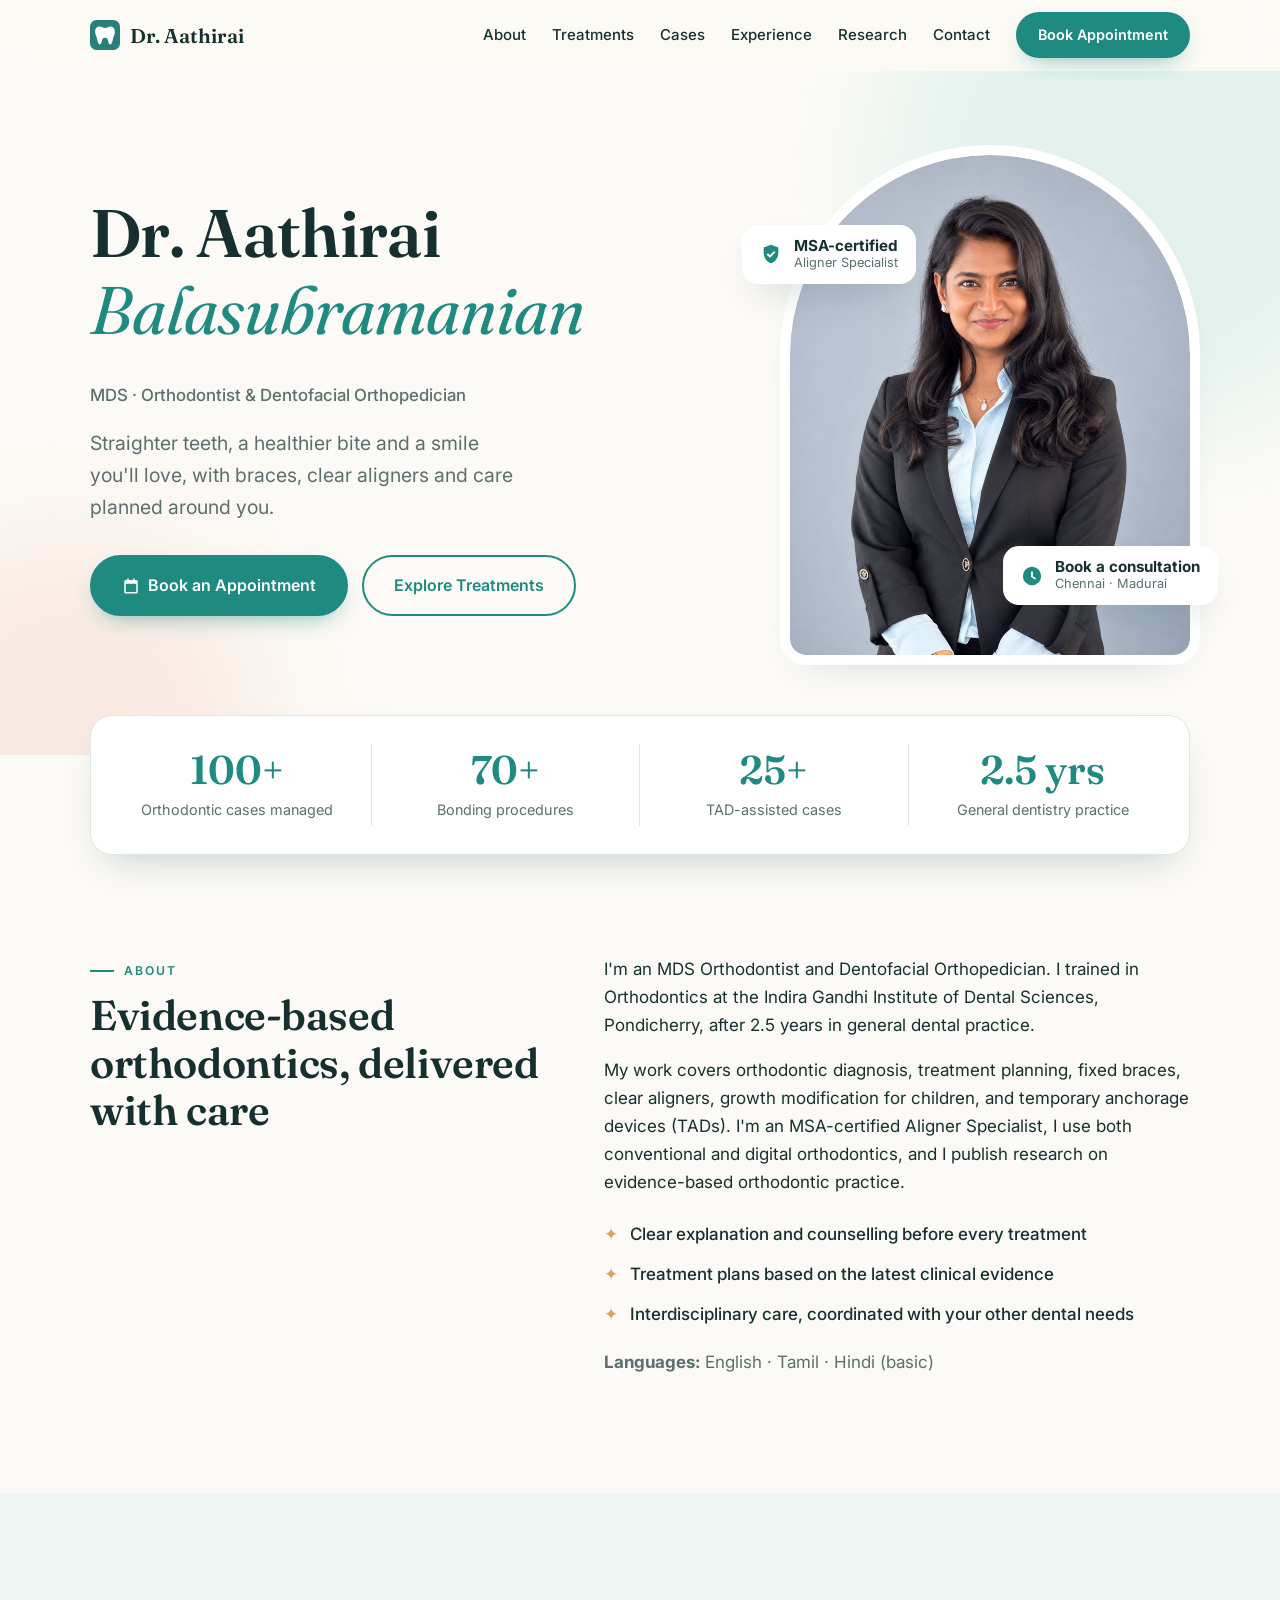
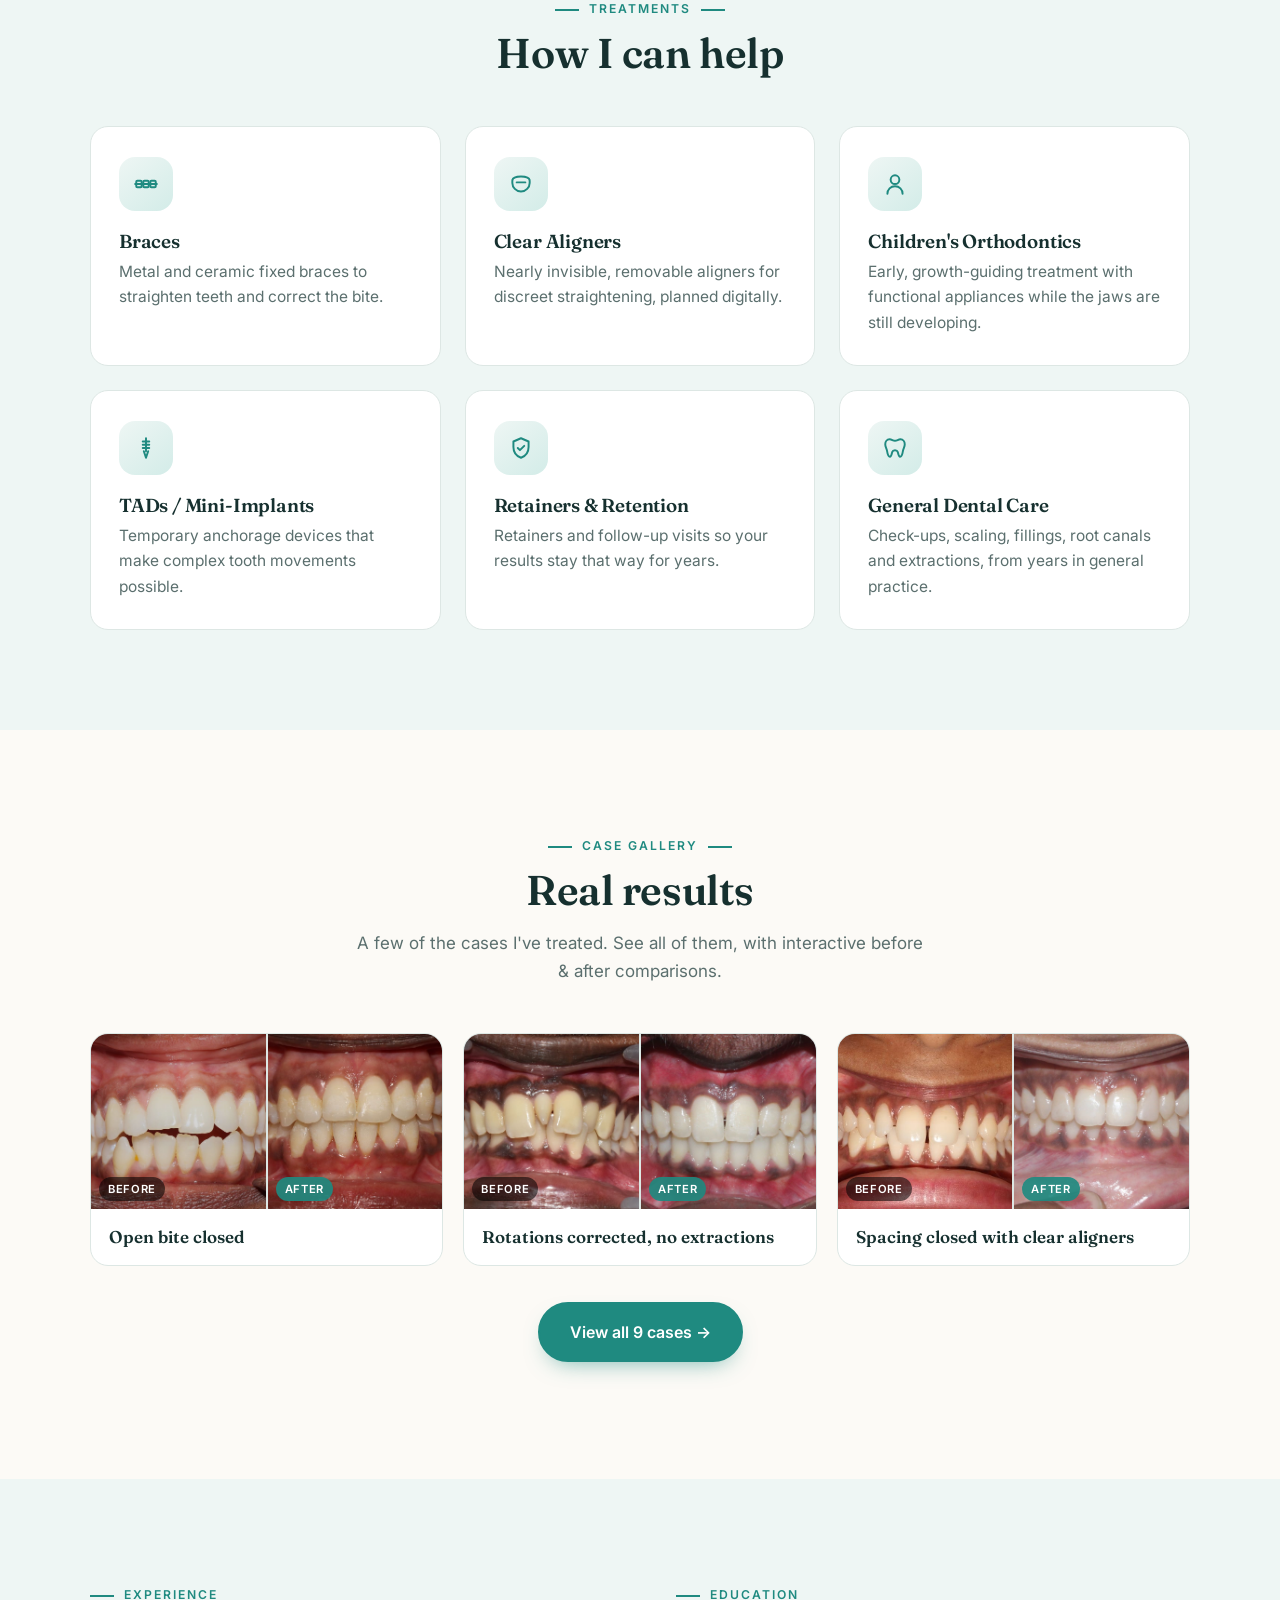
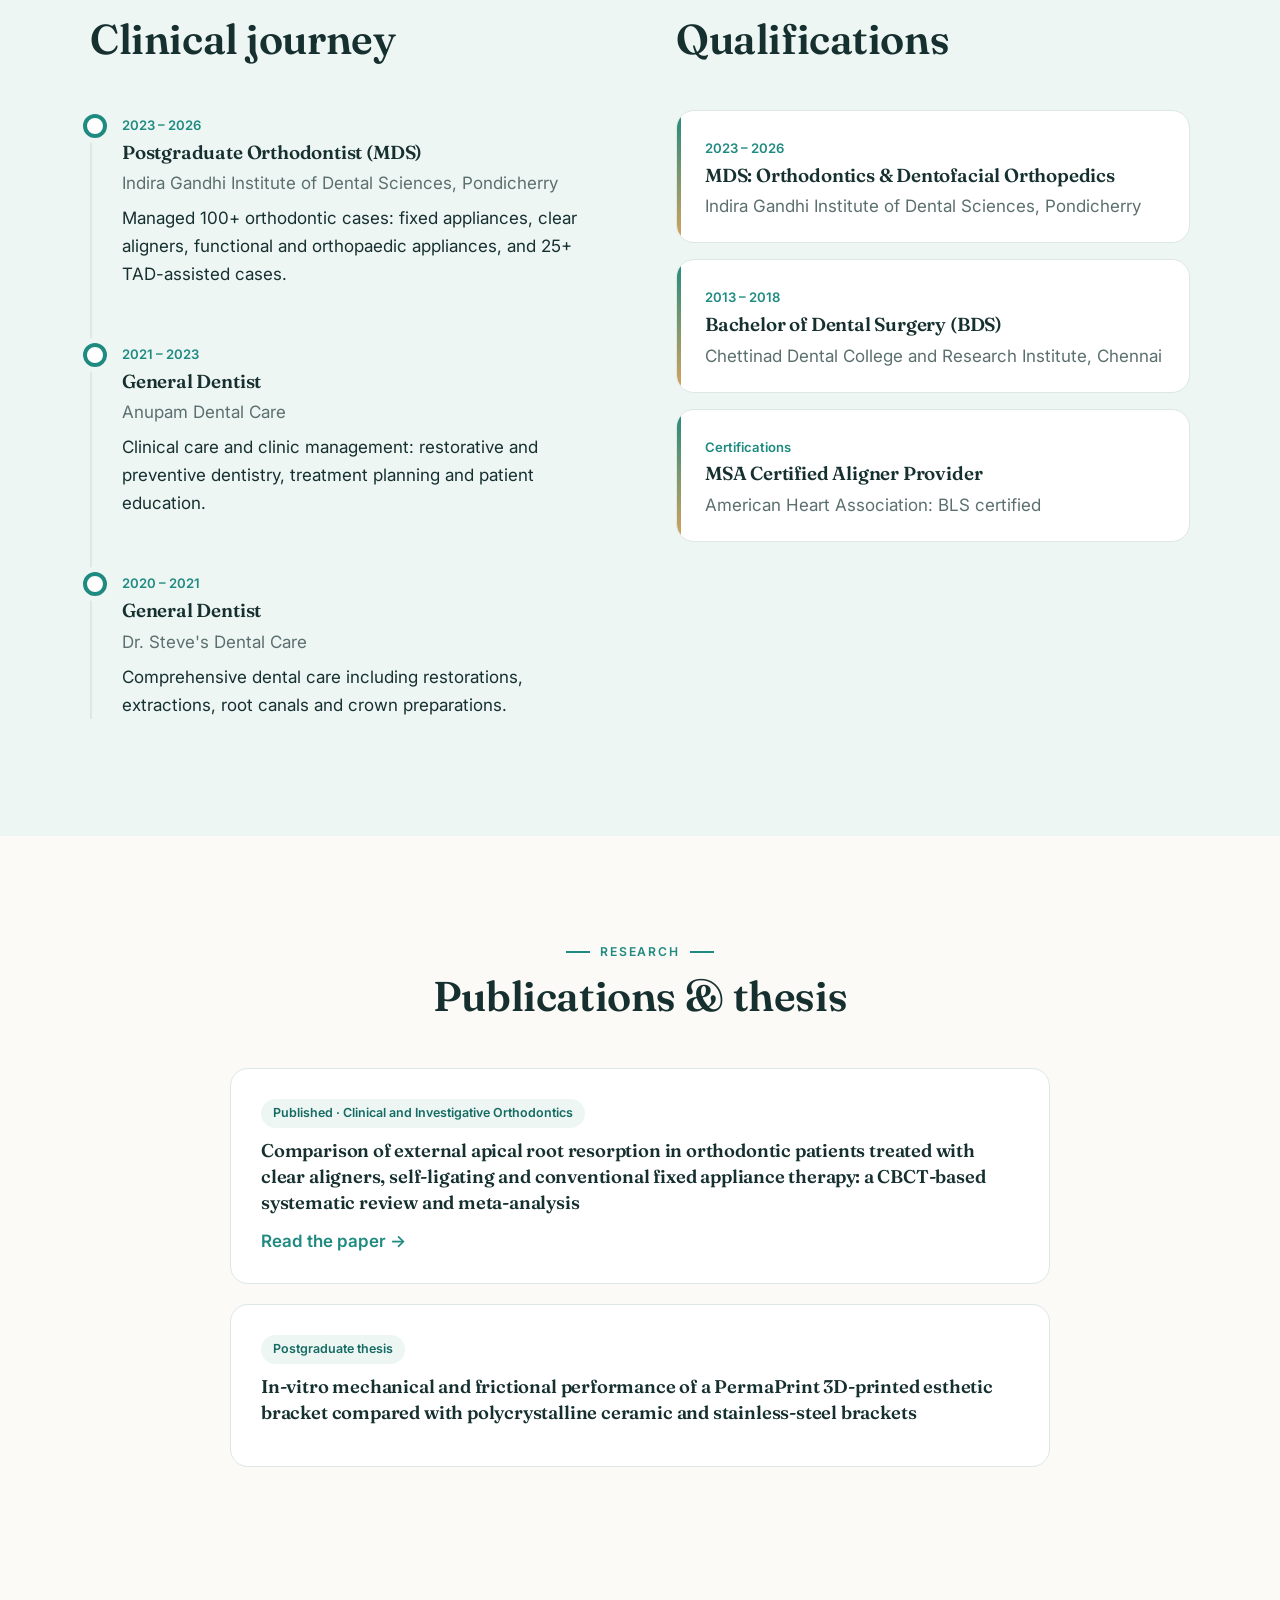
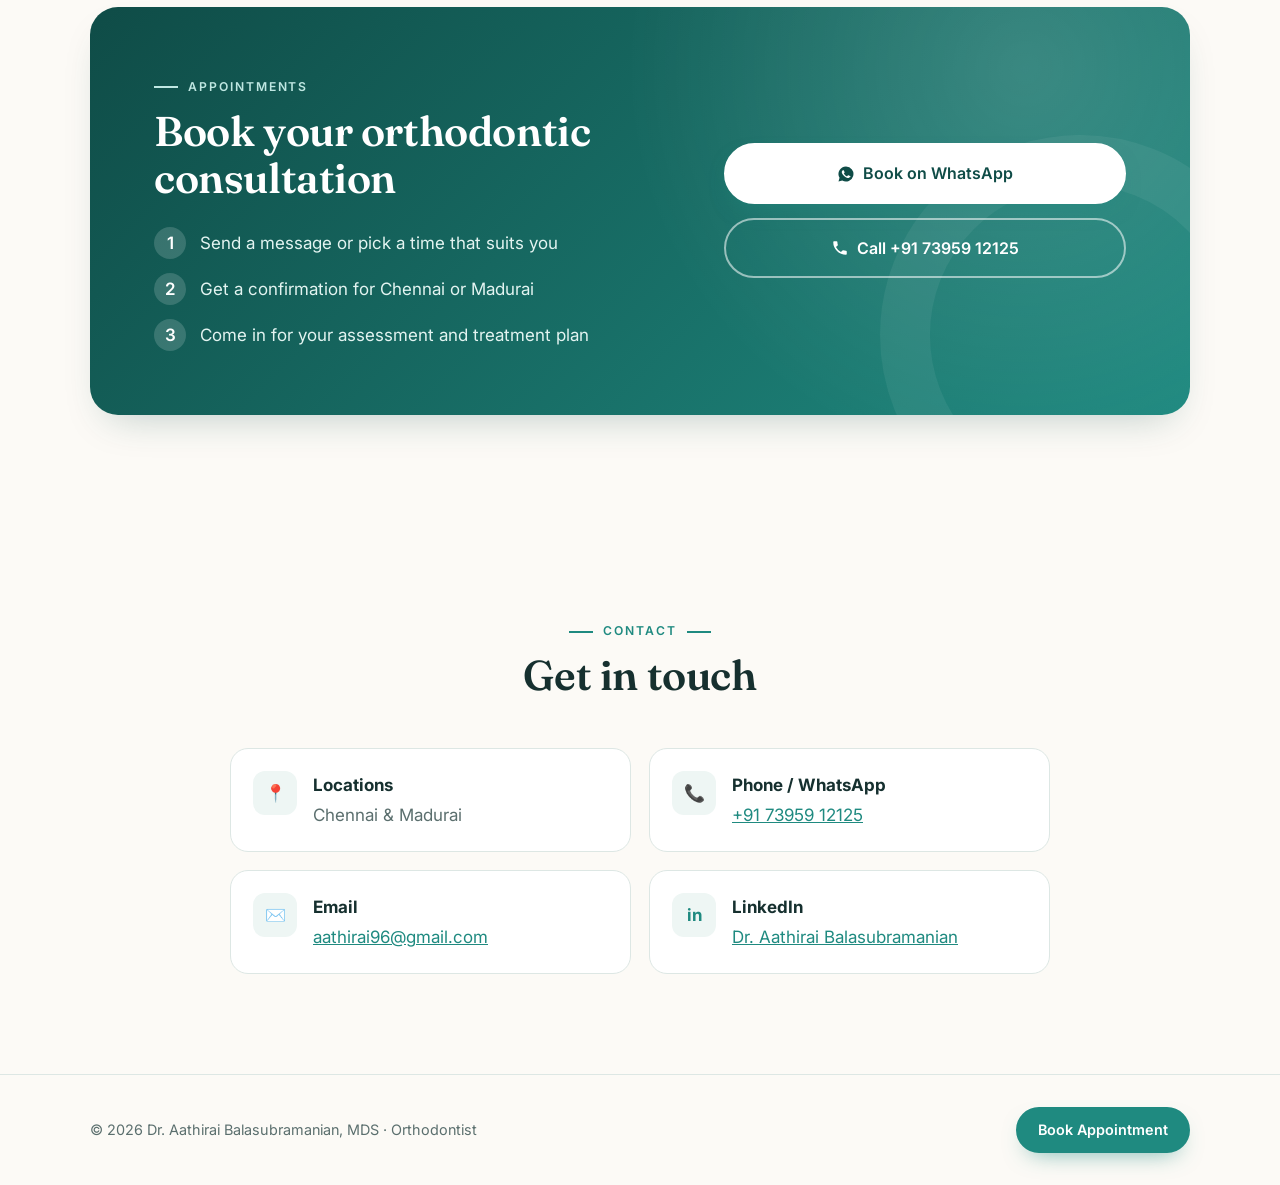
<file: index.html>
<!DOCTYPE html>
<html lang="en">
<head>
  <meta charset="UTF-8">
  <meta name="viewport" content="width=device-width, initial-scale=1.0">
  <title>Dr. Aathirai Balasubramanian | Orthodontist in Chennai &amp; Madurai</title>
  <meta name="description" content="Dr. Aathirai Balasubramanian, MDS: Orthodontist and Dentofacial Orthopedician in Chennai and Madurai. Braces, clear aligners, children's orthodontics and TADs. Book an appointment.">
  <link rel="canonical" href="https://aathiraib.com/">

  <meta property="og:type" content="profile">
  <meta property="og:title" content="Dr. Aathirai Balasubramanian | Orthodontist">
  <meta property="og:description" content="MDS Orthodontist &amp; Dentofacial Orthopedician in Chennai and Madurai. Braces, clear aligners and children's orthodontics.">
  <meta property="og:url" content="https://aathiraib.com/">
  <meta property="og:image" content="https://aathiraib.com/assets/aathirai.jpg">

  <link rel="icon" href="assets/favicon.svg" type="image/svg+xml">
  <link rel="preconnect" href="https://fonts.googleapis.com">
  <link rel="preconnect" href="https://fonts.gstatic.com" crossorigin>
  <link href="https://fonts.googleapis.com/css2?family=Fraunces:ital,opsz,wght@0,9..144,400;0,9..144,600;1,9..144,400&family=Inter:wght@400;500;600&display=swap" rel="stylesheet">
  <link rel="stylesheet" href="css/style.css">
</head>
<body>

  <header class="site-header">
    <div class="container nav">
      <a href="#top" class="brand"><img src="assets/favicon.svg" alt="" width="30" height="30"> Dr. Aathirai</a>
      <button class="nav-toggle" aria-label="Open menu" aria-expanded="false">
        <span></span><span></span><span></span>
      </button>
      <nav class="nav-links">
        <a href="#about">About</a>
        <a href="#treatments">Treatments</a>
        <a href="cases.html">Cases</a>
        <a href="#experience">Experience</a>
        <a href="#research">Research</a>
        <a href="#contact">Contact</a>
        <a href="#book" class="btn btn-small">Book Appointment</a>
      </nav>
    </div>
  </header>

  <main id="top">

    <!-- HERO -->
    <section class="hero">
      <div class="blob blob-1" aria-hidden="true"></div>
      <div class="blob blob-2" aria-hidden="true"></div>
      <div class="container hero-grid">
        <div class="hero-text reveal">
          <h1>Dr. Aathirai <em>Balasubramanian</em></h1>
          <p class="credentials">MDS · Orthodontist &amp; Dentofacial Orthopedician</p>
          <p class="lead">Straighter teeth, a healthier bite and a smile you'll love, with braces, clear aligners and care planned around you.</p>
          <div class="hero-actions">
            <a href="#book" class="btn btn-lg">
              <svg viewBox="0 0 24 24" width="18" height="18" aria-hidden="true"><path fill="currentColor" d="M7 2v2H5a2 2 0 0 0-2 2v14a2 2 0 0 0 2 2h14a2 2 0 0 0 2-2V6a2 2 0 0 0-2-2h-2V2h-2v2H9V2H7zM5 9h14v11H5V9z"/></svg>
              Book an Appointment
            </a>
            <a href="#treatments" class="btn btn-ghost btn-lg">Explore Treatments</a>
          </div>
        </div>
        <div class="hero-photo reveal">
          <div class="photo-frame">
            <img src="assets/aathirai.jpg" alt="Dr. Aathirai Balasubramanian, Orthodontist" width="761" height="1014">
          </div>
          <div class="float-badge badge-top">
            <svg viewBox="0 0 24 24" width="22" height="22" aria-hidden="true"><path fill="currentColor" d="M12 2 4 5v6c0 5 3.4 9.7 8 11 4.6-1.3 8-6 8-11V5l-8-3zm-1.2 14.2-3.5-3.5 1.4-1.4 2.1 2.1 4.6-4.6 1.4 1.4-6 6z"/></svg>
            <div><strong>MSA-certified</strong><span>Aligner Specialist</span></div>
          </div>
          <a href="#book" class="float-badge badge-bottom">
            <svg viewBox="0 0 24 24" width="22" height="22" aria-hidden="true"><path fill="currentColor" d="M12 2a10 10 0 1 0 0 20 10 10 0 0 0 0-20zm1 10.4 3.5 2-1 1.8L11 13V7h2v5.4z"/></svg>
            <div><strong>Book a consultation</strong><span>Chennai · Madurai</span></div>
          </a>
        </div>
      </div>
    </section>

    <!-- STATS -->
    <section class="stats">
      <div class="container stats-grid reveal">
        <div class="stat"><strong>100+</strong><span>Orthodontic cases managed</span></div>
        <div class="stat"><strong>70+</strong><span>Bonding procedures</span></div>
        <div class="stat"><strong>25+</strong><span>TAD-assisted cases</span></div>
        <div class="stat"><strong>2.5 yrs</strong><span>General dentistry practice</span></div>
      </div>
    </section>

    <!-- ABOUT -->
    <section id="about" class="section">
      <div class="container about-grid">
        <div class="reveal">
          <p class="section-label">About</p>
          <h2>Evidence-based orthodontics, delivered with care</h2>
        </div>
        <div class="reveal">
          <p>I'm an MDS Orthodontist and Dentofacial Orthopedician. I trained in Orthodontics at the Indira Gandhi Institute of Dental Sciences, Pondicherry, after 2.5 years in general dental practice.</p>
          <p>My work covers orthodontic diagnosis, treatment planning, fixed braces, clear aligners, growth modification for children, and temporary anchorage devices (TADs). I'm an MSA-certified Aligner Specialist, I use both conventional and digital orthodontics, and I publish research on evidence-based orthodontic practice.</p>
          <ul class="values">
            <li><span>✦</span> Clear explanation and counselling before every treatment</li>
            <li><span>✦</span> Treatment plans based on the latest clinical evidence</li>
            <li><span>✦</span> Interdisciplinary care, coordinated with your other dental needs</li>
          </ul>
          <p class="langs"><strong>Languages:</strong> English · Tamil · Hindi (basic)</p>
        </div>
      </div>
    </section>

    <!-- TREATMENTS -->
    <section id="treatments" class="section section-tint">
      <div class="container">
        <div class="section-head reveal">
          <p class="section-label">Treatments</p>
          <h2>How I can help</h2>
        </div>
        <div class="service-grid">
          <article class="service reveal">
            <div class="icon"><svg viewBox="0 0 24 24"><rect x="3" y="9" width="5" height="6" rx="1"/><rect x="9.5" y="9" width="5" height="6" rx="1"/><rect x="16" y="9" width="5" height="6" rx="1"/><path d="M2 12h20"/></svg></div>
            <h3>Braces</h3>
            <p>Metal and ceramic fixed braces to straighten teeth and correct the bite.</p>
          </article>
          <article class="service reveal">
            <div class="icon"><svg viewBox="0 0 24 24"><path d="M4 9c0-2 2-4 8-4s8 2 8 4v2c0 4-3.5 8-8 8s-8-4-8-8z"/><path d="M8 10.5h8"/></svg></div>
            <h3>Clear Aligners</h3>
            <p>Nearly invisible, removable aligners for discreet straightening, planned digitally.</p>
          </article>
          <article class="service reveal">
            <div class="icon"><svg viewBox="0 0 24 24"><circle cx="12" cy="8" r="4"/><path d="M5 21c0-4 3-7 7-7s7 3 7 7"/></svg></div>
            <h3>Children's Orthodontics</h3>
            <p>Early, growth-guiding treatment with functional appliances while the jaws are still developing.</p>
          </article>
          <article class="service reveal">
            <div class="icon"><svg viewBox="0 0 24 24"><path d="M12 3v12M9 6h6M9 9h6M9 12h6M10 15l2 6 2-6"/></svg></div>
            <h3>TADs / Mini-Implants</h3>
            <p>Temporary anchorage devices that make complex tooth movements possible.</p>
          </article>
          <article class="service reveal">
            <div class="icon"><svg viewBox="0 0 24 24"><path d="M12 3l7 3v5c0 5-3 8.5-7 10-4-1.5-7-5-7-10V6z"/><path d="M9 12l2 2 4-4"/></svg></div>
            <h3>Retainers &amp; Retention</h3>
            <p>Retainers and follow-up visits so your results stay that way for years.</p>
          </article>
          <article class="service reveal">
            <div class="icon"><svg viewBox="0 0 24 24"><path d="M7 4c-2.5 0-4 2-4 4.5 0 2.5 1.3 3.8 1.7 6.3C5.2 18 6 20 7.3 20s1.7-2.5 2.1-4.2c.4-1.3 1.3-1.8 2.6-1.8s2.2.5 2.6 1.8c.4 1.7.8 4.2 2.1 4.2s2.1-2 2.6-5.2c.4-2.5 1.7-3.8 1.7-6.3C21 6 19.5 4 17 4c-2.1 0-3 1.3-5 1.3S9.1 4 7 4z"/></svg></div>
            <h3>General Dental Care</h3>
            <p>Check-ups, scaling, fillings, root canals and extractions, from years in general practice.</p>
          </article>
        </div>
      </div>
    </section>

    <!-- CASES TEASER -->
    <section id="cases" class="section">
      <div class="container">
        <div class="section-head reveal">
          <p class="section-label">Case Gallery</p>
          <h2>Real results</h2>
          <p class="section-sub">A few of the cases I've treated. See all of them, with interactive before &amp; after comparisons.</p>
        </div>
        <div class="teaser-grid">
          <figure class="teaser reveal">
            <div class="teaser-pair"><div><img src="assets/cases/p8-front-before.jpg" alt="Open bite, before" loading="lazy"><span>Before</span></div><div><img src="assets/cases/p8-front-after.jpg" alt="Open bite, after" loading="lazy"><span>After</span></div></div>
            <figcaption>Open bite closed</figcaption>
          </figure>
          <figure class="teaser reveal">
            <div class="teaser-pair"><div><img src="assets/cases/p7-front-before.jpg" alt="Rotated teeth, before" loading="lazy"><span>Before</span></div><div><img src="assets/cases/p7-front-after.jpg" alt="Rotated teeth, after" loading="lazy"><span>After</span></div></div>
            <figcaption>Rotations corrected, no extractions</figcaption>
          </figure>
          <figure class="teaser reveal">
            <div class="teaser-pair"><div><img src="assets/cases/p9-front-before.jpg" alt="Spacing, before" loading="lazy"><span>Before</span></div><div><img src="assets/cases/p9-front-after.jpg" alt="Spacing, after aligners" loading="lazy"><span>After</span></div></div>
            <figcaption>Spacing closed with clear aligners</figcaption>
          </figure>
        </div>
        <p class="center-btn reveal"><a href="cases.html" class="btn btn-lg">View all 9 cases →</a></p>
      </div>
    </section>

    <!-- EXPERIENCE + EDUCATION -->
    <section id="experience" class="section section-tint">
      <div class="container two-col">
        <div class="reveal">
          <p class="section-label">Experience</p>
          <h2>Clinical journey</h2>
          <ol class="timeline">
            <li>
              <span class="when">2023 – 2026</span>
              <h3>Postgraduate Orthodontist (MDS)</h3>
              <p class="where">Indira Gandhi Institute of Dental Sciences, Pondicherry</p>
              <p>Managed 100+ orthodontic cases: fixed appliances, clear aligners, functional and orthopaedic appliances, and 25+ TAD-assisted cases.</p>
            </li>
            <li>
              <span class="when">2021 – 2023</span>
              <h3>General Dentist</h3>
              <p class="where">Anupam Dental Care</p>
              <p>Clinical care and clinic management: restorative and preventive dentistry, treatment planning and patient education.</p>
            </li>
            <li>
              <span class="when">2020 – 2021</span>
              <h3>General Dentist</h3>
              <p class="where">Dr. Steve's Dental Care</p>
              <p>Comprehensive dental care including restorations, extractions, root canals and crown preparations.</p>
            </li>
          </ol>
        </div>
        <div id="education" class="reveal">
          <p class="section-label">Education</p>
          <h2>Qualifications</h2>
          <div class="cards">
            <article class="card">
              <span class="when">2023 – 2026</span>
              <h3>MDS: Orthodontics &amp; Dentofacial Orthopedics</h3>
              <p>Indira Gandhi Institute of Dental Sciences, Pondicherry</p>
            </article>
            <article class="card">
              <span class="when">2013 – 2018</span>
              <h3>Bachelor of Dental Surgery (BDS)</h3>
              <p>Chettinad Dental College and Research Institute, Chennai</p>
            </article>
            <article class="card">
              <span class="when">Certifications</span>
              <h3>MSA Certified Aligner Provider</h3>
              <p>American Heart Association: BLS certified</p>
            </article>
          </div>
        </div>
      </div>
    </section>

    <!-- RESEARCH -->
    <section id="research" class="section">
      <div class="container narrow">
        <div class="section-head reveal">
          <p class="section-label">Research</p>
          <h2>Publications &amp; thesis</h2>
        </div>
        <div class="research-list">
          <article class="research reveal">
            <span class="tag">Published · Clinical and Investigative Orthodontics</span>
            <h3>Comparison of external apical root resorption in orthodontic patients treated with clear aligners, self-ligating and conventional fixed appliance therapy: a CBCT-based systematic review and meta-analysis</h3>
            <a href="https://doi.org/10.1080/27705781.2026.2651557" target="_blank" rel="noopener">Read the paper →</a>
          </article>
          <article class="research reveal">
            <span class="tag">Postgraduate thesis</span>
            <h3>In-vitro mechanical and frictional performance of a PermaPrint 3D-printed esthetic bracket compared with polycrystalline ceramic and stainless-steel brackets</h3>
          </article>
        </div>
      </div>
    </section>

    <!-- BOOK -->
    <section id="book" class="section book">
      <div class="container">
        <div class="book-panel reveal">
          <div class="book-text">
            <p class="section-label light">Appointments</p>
            <h2>Book your orthodontic consultation</h2>
            <ol class="steps">
              <li><span>1</span> Send a message or pick a time that suits you</li>
              <li><span>2</span> Get a confirmation for Chennai or Madurai</li>
              <li><span>3</span> Come in for your assessment and treatment plan</li>
            </ol>
          </div>
          <div class="book-actions">
            <a href="#" class="btn btn-light btn-lg js-book" target="_blank" rel="noopener" hidden>
              <svg viewBox="0 0 24 24" width="18" height="18" aria-hidden="true"><path fill="currentColor" d="M7 2v2H5a2 2 0 0 0-2 2v14a2 2 0 0 0 2 2h14a2 2 0 0 0 2-2V6a2 2 0 0 0-2-2h-2V2h-2v2H9V2H7zM5 9h14v11H5V9z"/></svg>
              Schedule Online
            </a>
            <a href="#" class="btn btn-light btn-lg js-whatsapp" target="_blank" rel="noopener">
              <svg viewBox="0 0 24 24" width="18" height="18" aria-hidden="true"><path fill="currentColor" d="M12 2a10 10 0 0 0-8.6 15.1L2 22l5-1.3A10 10 0 1 0 12 2zm5.3 14.1c-.2.6-1.3 1.2-1.8 1.2-.5.1-1 .1-3.3-.8-2.8-1.1-4.5-4-4.7-4.2-.1-.2-1.1-1.5-1.1-2.8s.7-2 1-2.3c.2-.3.5-.3.7-.3h.5c.2 0 .4 0 .6.5l.9 2.1c.1.2.1.3 0 .5l-.3.5-.4.4c-.1.1-.3.3-.1.6.2.3.7 1.2 1.6 2 1.1 1 2 1.3 2.3 1.4.3.1.5.1.6-.1l.9-1c.2-.3.4-.2.6-.1l2 1c.3.1.5.2.5.3.1.1.1.6-.1 1.2z"/></svg>
              Book on WhatsApp
            </a>
            <a href="tel:+917395912125" class="btn btn-outline-light btn-lg">
              <svg viewBox="0 0 24 24" width="18" height="18" aria-hidden="true"><path fill="currentColor" d="M6.6 10.8a15.1 15.1 0 0 0 6.6 6.6l2.2-2.2c.3-.3.7-.4 1-.2 1.1.4 2.3.6 3.6.6.6 0 1 .4 1 1V20c0 .6-.4 1-1 1A17 17 0 0 1 3 4c0-.6.4-1 1-1h3.5c.6 0 1 .4 1 1 0 1.3.2 2.5.6 3.6.1.3 0 .7-.2 1z"/></svg>
              Call +91 73959 12125
            </a>
          </div>
        </div>
      </div>
    </section>

    <!-- CONTACT -->
    <section id="contact" class="section">
      <div class="container narrow">
        <div class="section-head reveal">
          <p class="section-label">Contact</p>
          <h2>Get in touch</h2>
        </div>
        <div class="contact-grid reveal">
          <div class="contact-item"><span class="ci-icon">📍</span><div><strong>Locations</strong><p>Chennai &amp; Madurai</p></div></div>
          <div class="contact-item"><span class="ci-icon">📞</span><div><strong>Phone / WhatsApp</strong><p><a href="tel:+917395912125">+91 73959 12125</a></p></div></div>
          <div class="contact-item"><span class="ci-icon">✉️</span><div><strong>Email</strong><p><a href="mailto:aathirai96@gmail.com">aathirai96@gmail.com</a></p></div></div>
          <div class="contact-item"><span class="ci-icon">in</span><div><strong>LinkedIn</strong><p><a href="https://www.linkedin.com/in/dr-aathirai-balasubramanian-b415ab1bb/" target="_blank" rel="noopener">Dr. Aathirai Balasubramanian</a></p></div></div>
        </div>
      </div>
    </section>

  </main>

  <footer class="site-footer">
    <div class="container footer-inner">
      <p>&copy; <span id="year"></span> Dr. Aathirai Balasubramanian, MDS · Orthodontist</p>
      <a href="#book" class="btn btn-small">Book Appointment</a>
    </div>
  </footer>

  <!-- Floating mobile booking button -->
  <a href="#book" class="fab" aria-label="Book an appointment">Book</a>

  <script>
    /* ====== SETTINGS ====== */
    const BOOKING_URL     = "";              // TODO: paste Calendly link here, e.g. "https://calendly.com/aathirai/consultation"
    const WHATSAPP_NUMBER = "917395912125";  // digits only, with country code
    /* ====================== */

    const msg = encodeURIComponent("Hi Dr. Aathirai, I'd like to book an orthodontic consultation.");
    document.querySelectorAll('.js-whatsapp').forEach(a => {
      if (WHATSAPP_NUMBER) a.href = `https://wa.me/${WHATSAPP_NUMBER}?text=${msg}`; else a.hidden = true;
    });
    document.querySelectorAll('.js-book').forEach(a => {
      if (BOOKING_URL) {
        a.href = BOOKING_URL; a.hidden = false;
        document.querySelectorAll('.js-whatsapp').forEach(w => w.classList.replace('btn-light', 'btn-outline-light'));
      }
    });

    document.getElementById('year').textContent = new Date().getFullYear();

    const toggle = document.querySelector('.nav-toggle');
    const links = document.querySelector('.nav-links');
    toggle.addEventListener('click', () => {
      const open = links.classList.toggle('open');
      toggle.setAttribute('aria-expanded', open);
    });
    links.querySelectorAll('a').forEach(a => a.addEventListener('click', () => {
      links.classList.remove('open');
      toggle.setAttribute('aria-expanded', false);
    }));

    const header = document.querySelector('.site-header');
    addEventListener('scroll', () => header.classList.toggle('scrolled', scrollY > 10), { passive: true });

    const io = new IntersectionObserver(entries => entries.forEach(e => {
      if (e.isIntersecting) { e.target.classList.add('in'); io.unobserve(e.target); }
    }), { threshold: 0.12 });
    document.querySelectorAll('.reveal').forEach(el => io.observe(el));
  </script>
</body>
</html>
</file>
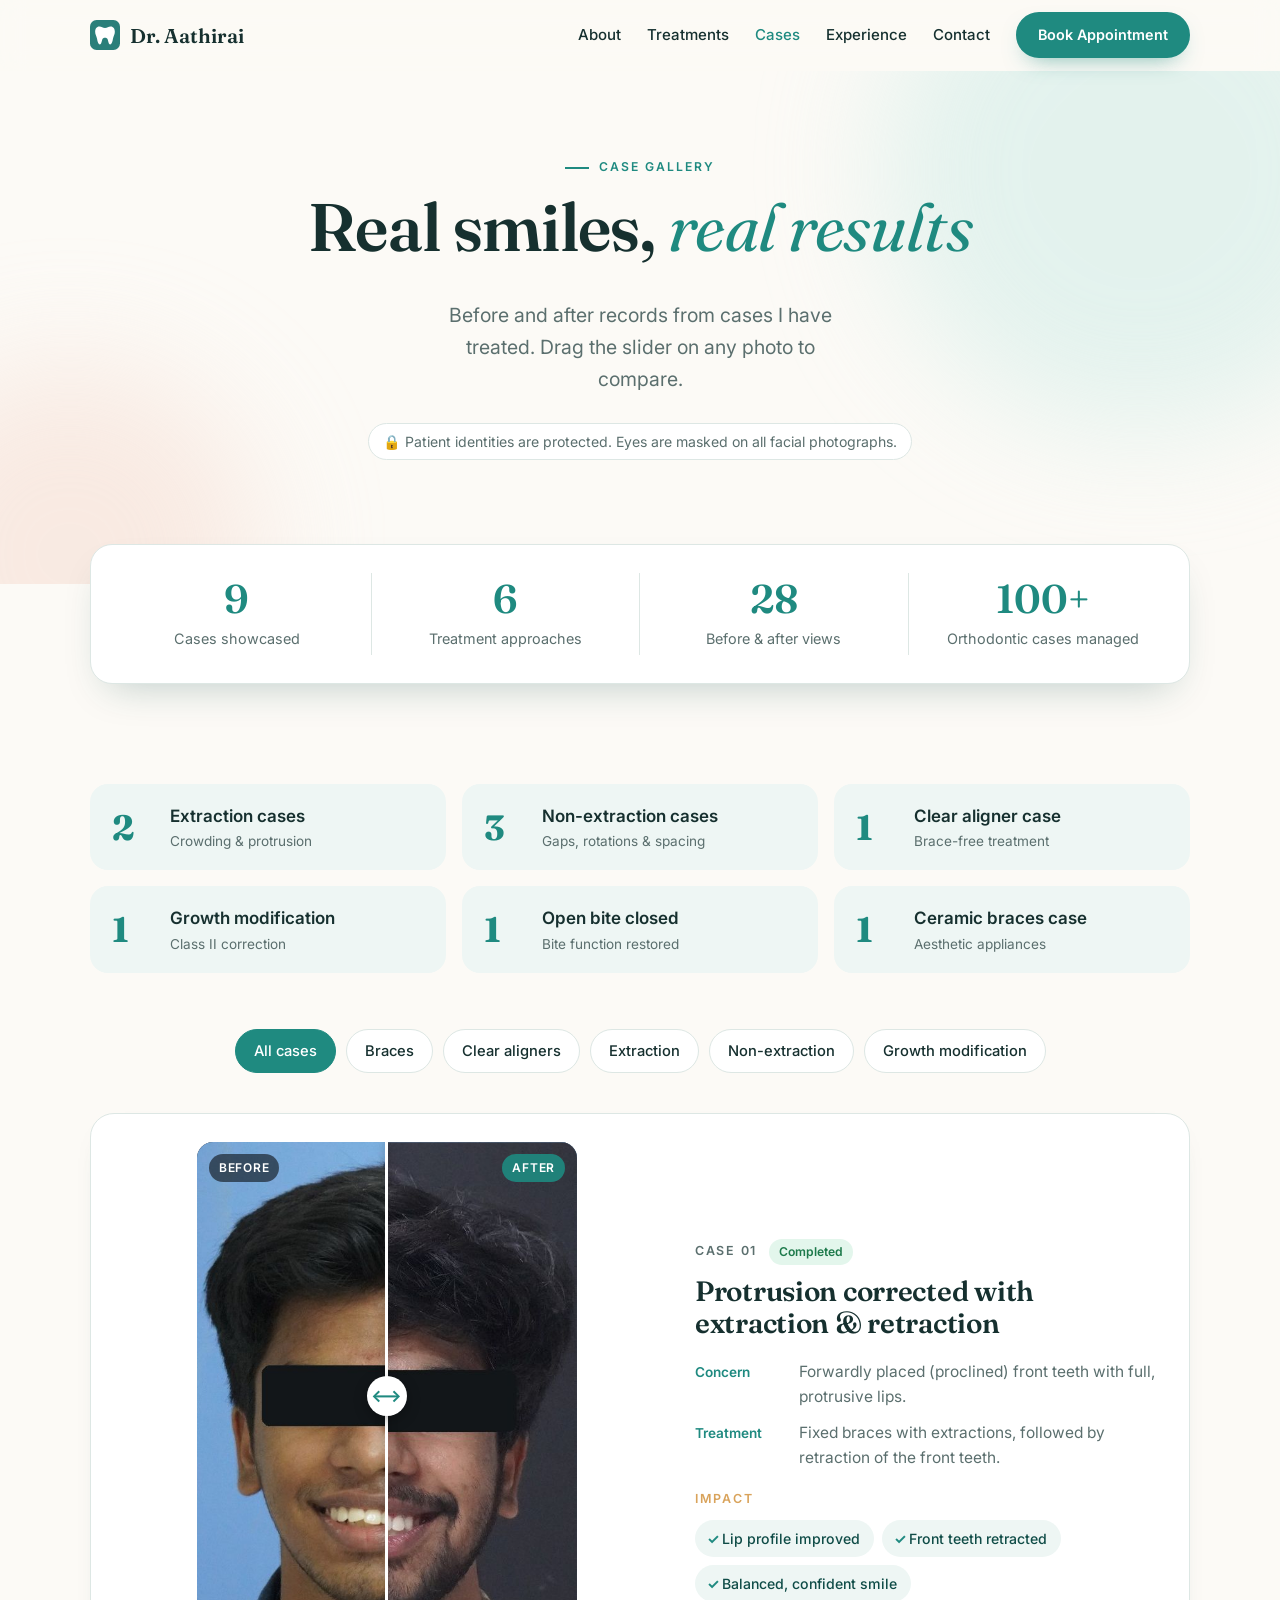
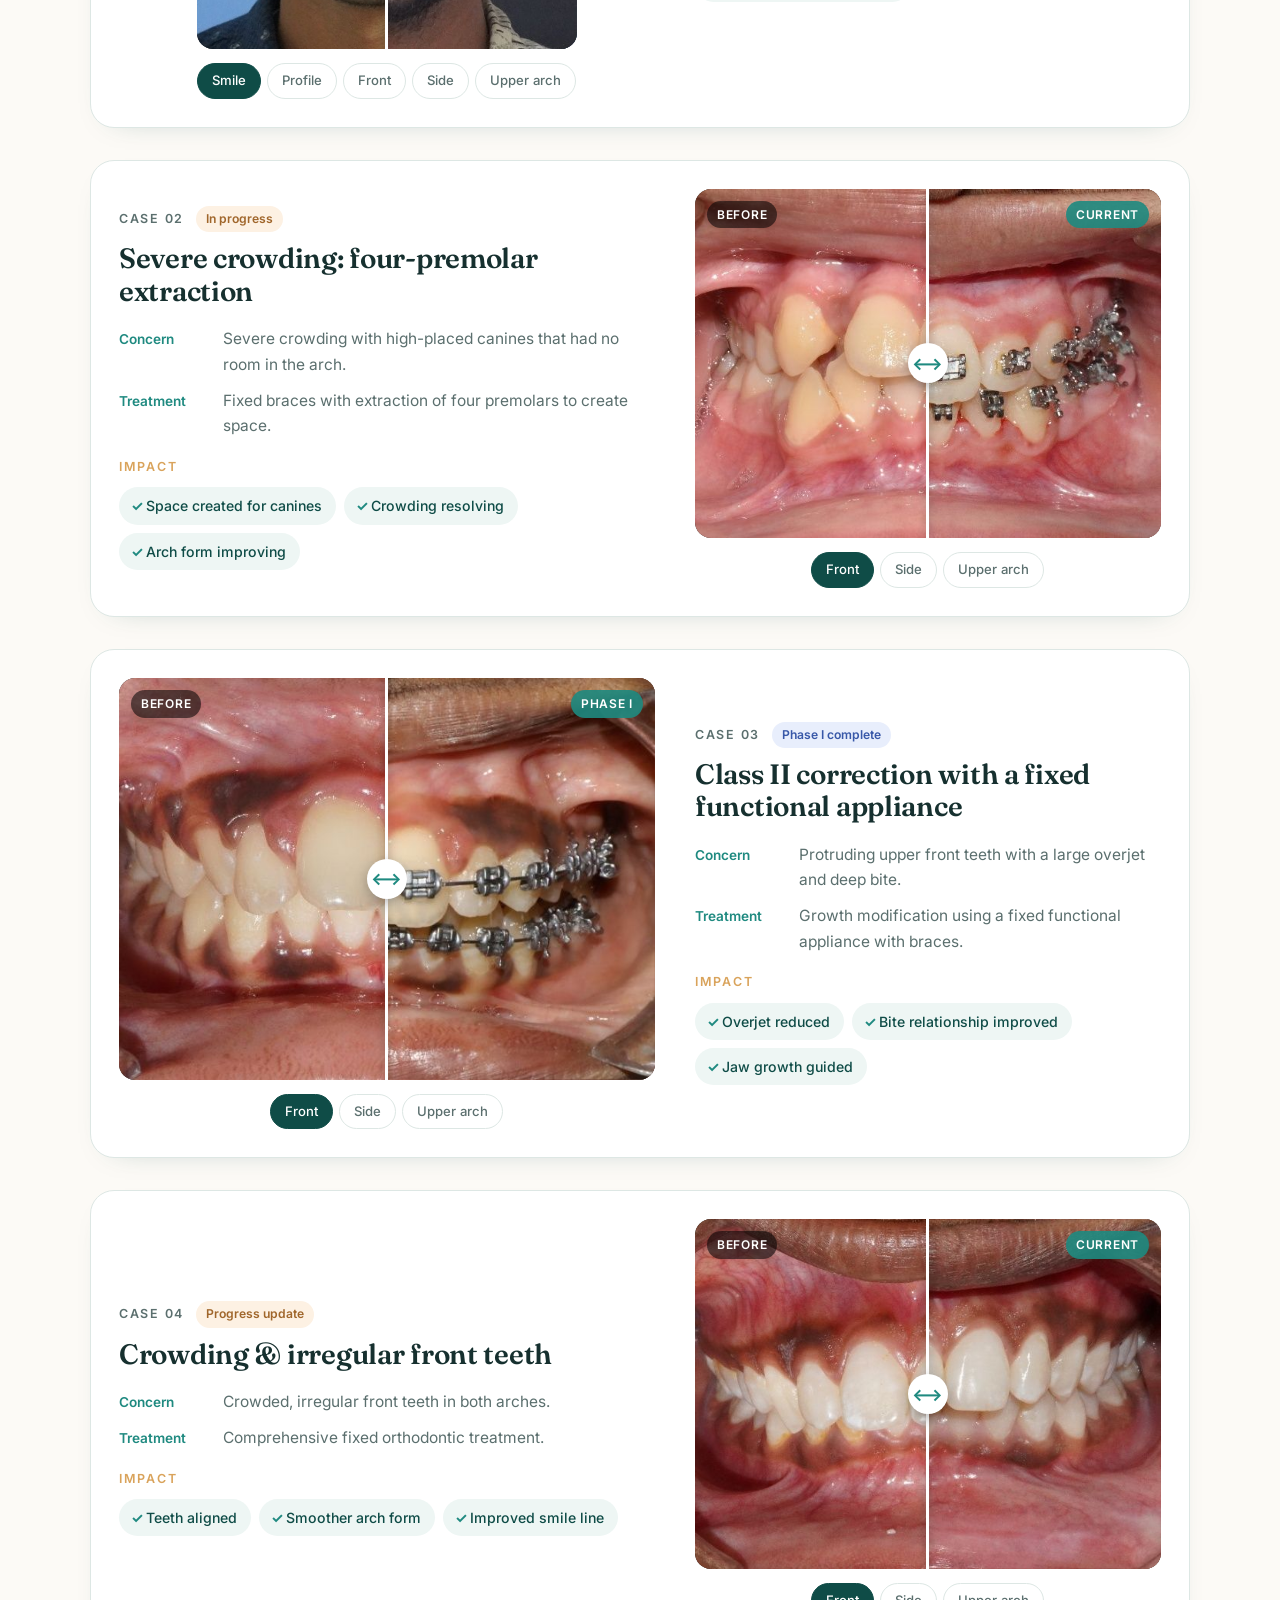
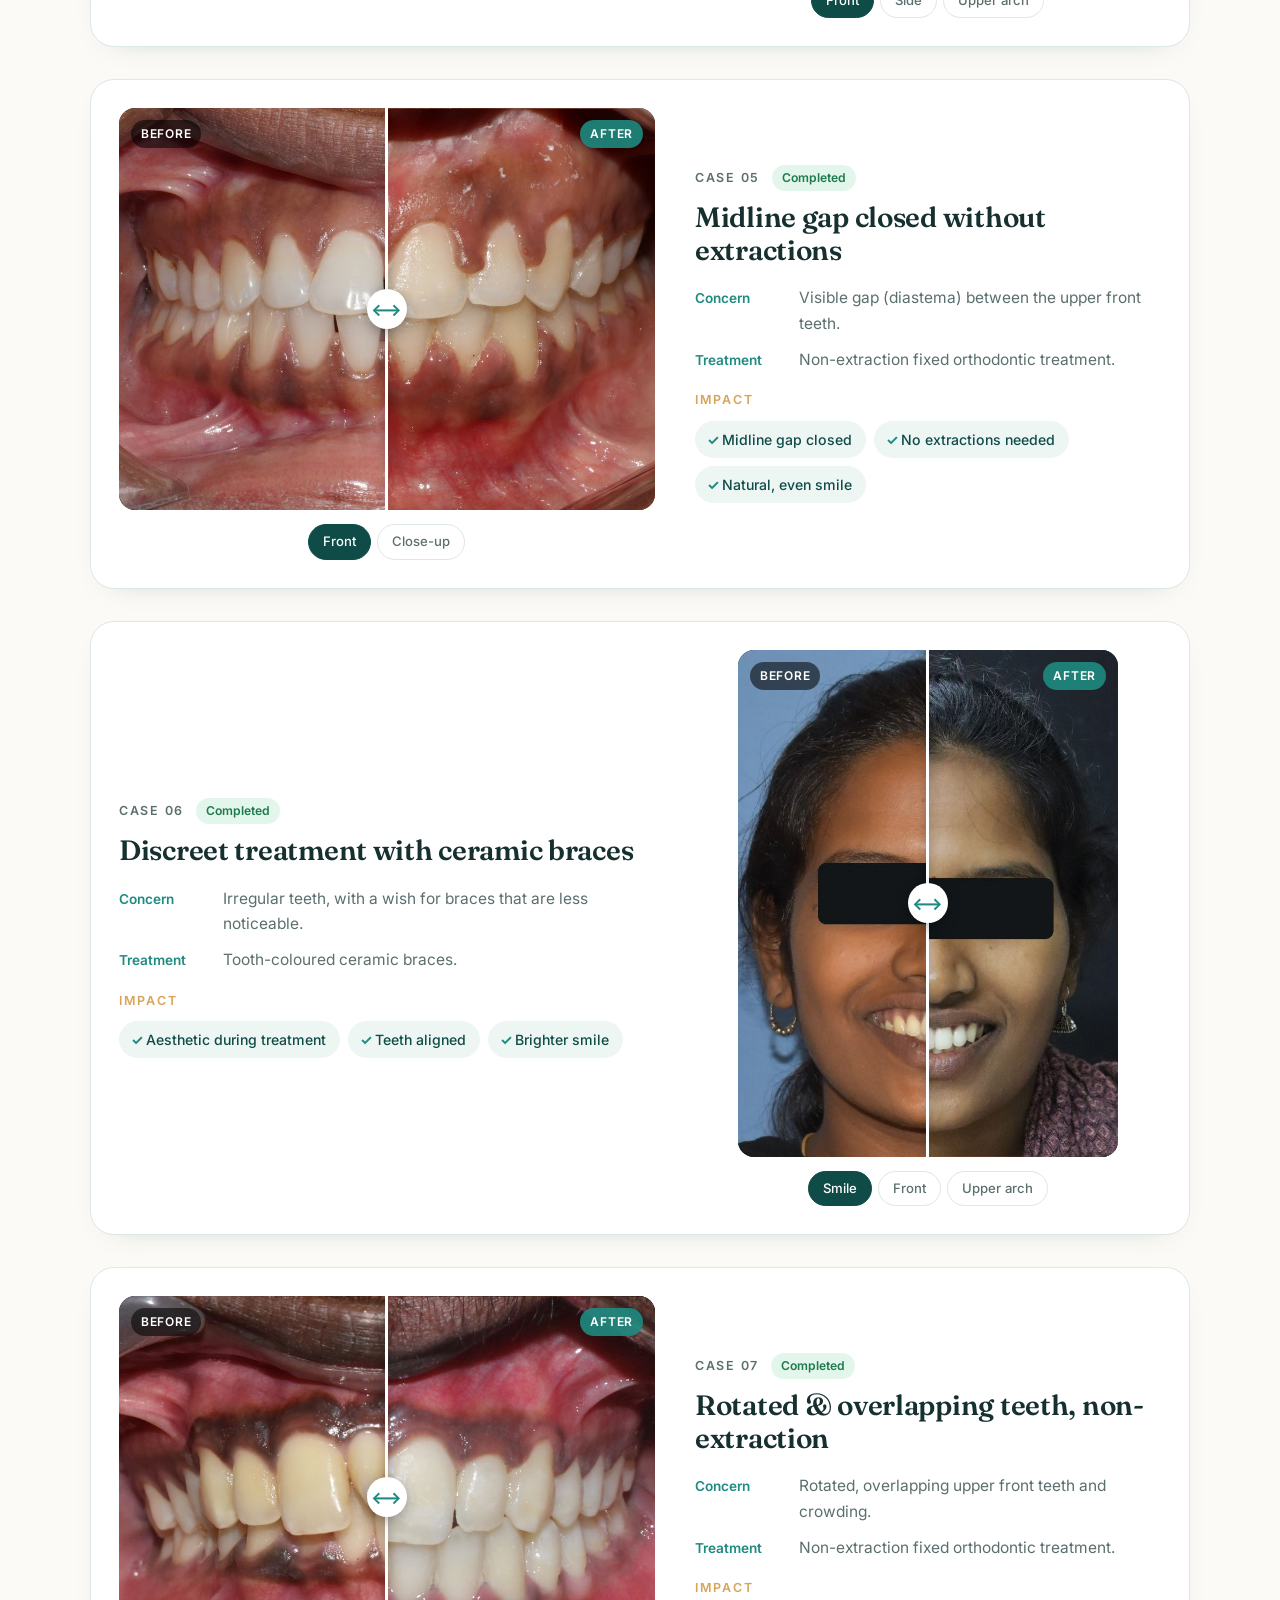
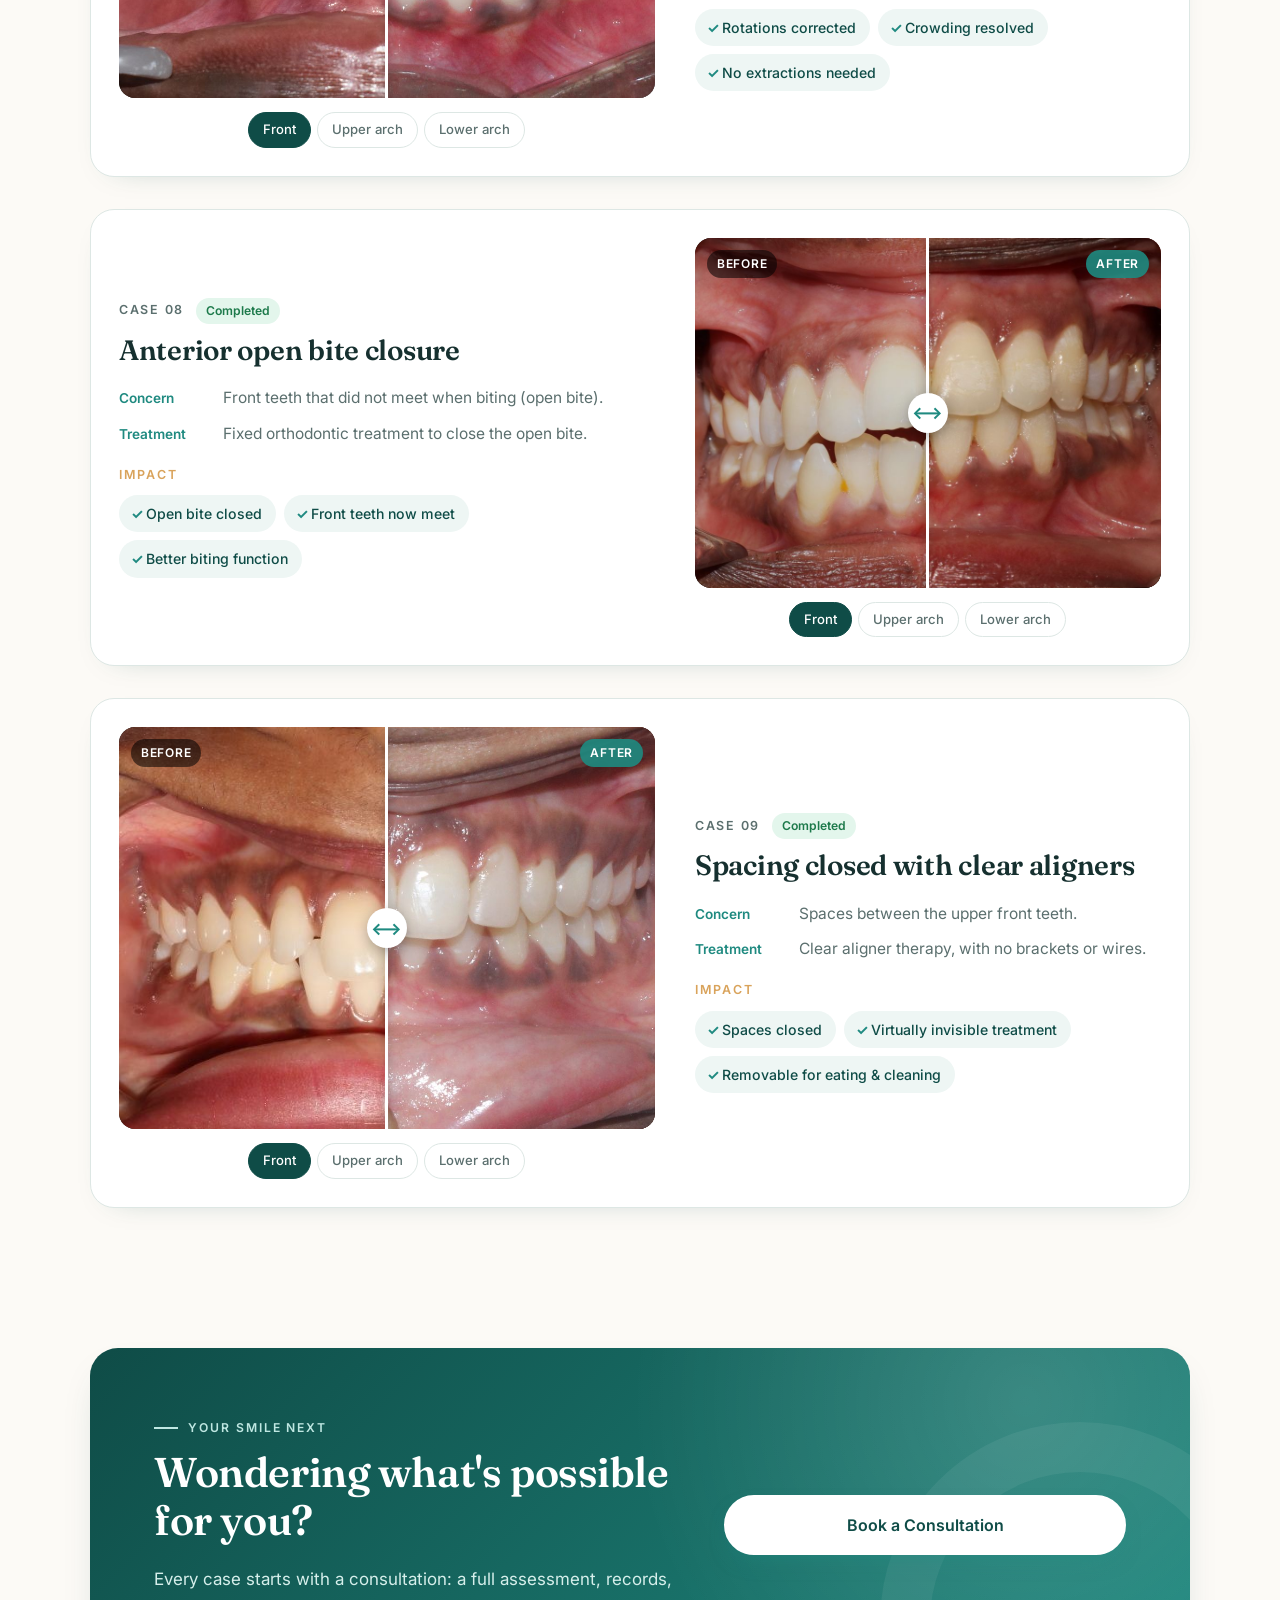
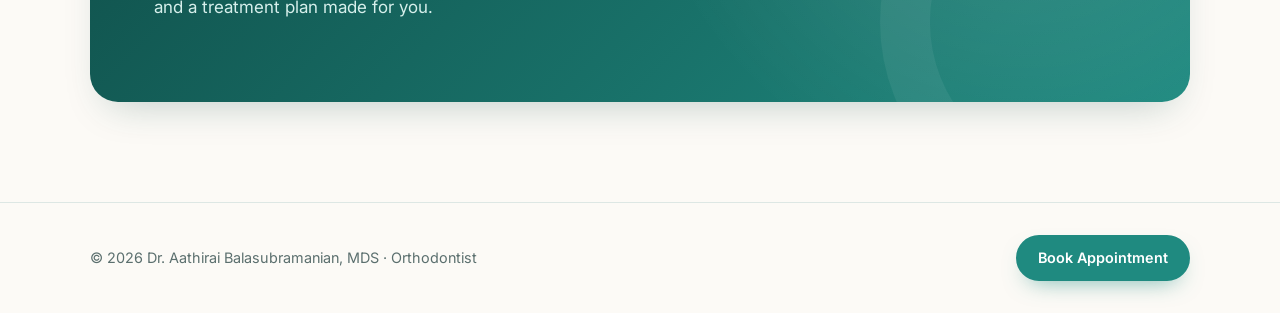
<file: cases.html>
<!DOCTYPE html>
<html lang="en">
<head>
  <meta charset="UTF-8">
  <meta name="viewport" content="width=device-width, initial-scale=1.0">
  <title>Case Gallery | Dr. Aathirai Balasubramanian, Orthodontist</title>
  <meta name="description" content="Before and after orthodontic cases treated by Dr. Aathirai Balasubramanian, MDS: braces, clear aligners, extraction and non-extraction treatment, open bite and growth modification.">
  <link rel="canonical" href="https://aathiraib.com/cases.html">

  <meta property="og:type" content="website">
  <meta property="og:title" content="Case Gallery | Dr. Aathirai Balasubramanian">
  <meta property="og:description" content="Real before and after orthodontic results.">
  <meta property="og:url" content="https://aathiraib.com/cases.html">
  <meta property="og:image" content="https://aathiraib.com/assets/cases/p8-front-after.jpg">

  <link rel="icon" href="assets/favicon.svg" type="image/svg+xml">
  <link rel="preconnect" href="https://fonts.googleapis.com">
  <link rel="preconnect" href="https://fonts.gstatic.com" crossorigin>
  <link href="https://fonts.googleapis.com/css2?family=Fraunces:ital,opsz,wght@0,9..144,400;0,9..144,600;1,9..144,400&family=Inter:wght@400;500;600&display=swap" rel="stylesheet">
  <link rel="stylesheet" href="css/style.css">
</head>
<body>

  <header class="site-header">
    <div class="container nav">
      <a href="index.html" class="brand"><img src="assets/favicon.svg" alt="" width="30" height="30"> Dr. Aathirai</a>
      <button class="nav-toggle" aria-label="Open menu" aria-expanded="false">
        <span></span><span></span><span></span>
      </button>
      <nav class="nav-links">
        <a href="index.html#about">About</a>
        <a href="index.html#treatments">Treatments</a>
        <a href="cases.html" class="active">Cases</a>
        <a href="index.html#experience">Experience</a>
        <a href="index.html#contact">Contact</a>
        <a href="index.html#book" class="btn btn-small">Book Appointment</a>
      </nav>
    </div>
  </header>

  <main>

    <section class="hero cases-hero">
      <div class="blob blob-1" aria-hidden="true"></div>
      <div class="blob blob-2" aria-hidden="true"></div>
      <div class="container narrow center-text reveal">
        <p class="section-label">Case Gallery</p>
        <h1>Real smiles, <em>real results</em></h1>
        <p class="lead">Before and after records from cases I have treated. Drag the slider on any photo to compare.</p>
        <p class="privacy-note">🔒 Patient identities are protected. Eyes are masked on all facial photographs.</p>
      </div>
    </section>

    <!-- IMPACT -->
    <section class="stats">
      <div class="container stats-grid reveal">
        <div class="stat"><strong>9</strong><span>Cases showcased</span></div>
        <div class="stat"><strong>6</strong><span>Treatment approaches</span></div>
        <div class="stat"><strong>28</strong><span>Before &amp; after views</span></div>
        <div class="stat"><strong>100+</strong><span>Orthodontic cases managed</span></div>
      </div>
    </section>

    <section class="section">
      <div class="container">
        <div class="impact-grid reveal" id="impact"></div>

        <div class="filters reveal" role="tablist" aria-label="Filter cases">
          <button class="filter active" data-filter="all">All cases</button>
          <button class="filter" data-filter="braces">Braces</button>
          <button class="filter" data-filter="aligners">Clear aligners</button>
          <button class="filter" data-filter="extraction">Extraction</button>
          <button class="filter" data-filter="non-extraction">Non-extraction</button>
          <button class="filter" data-filter="growth">Growth modification</button>
        </div>

        <div class="case-list" id="cases"></div>
      </div>
    </section>

    <section class="section book">
      <div class="container">
        <div class="book-panel reveal">
          <div class="book-text">
            <p class="section-label light">Your smile next</p>
            <h2>Wondering what's possible for you?</h2>
            <p class="book-sub">Every case starts with a consultation: a full assessment, records, and a treatment plan made for you.</p>
          </div>
          <div class="book-actions">
            <a href="index.html#book" class="btn btn-light btn-lg">Book a Consultation</a>
          </div>
        </div>
      </div>
    </section>

  </main>

  <footer class="site-footer">
    <div class="container footer-inner">
      <p>&copy; <span id="year"></span> Dr. Aathirai Balasubramanian, MDS · Orthodontist</p>
      <a href="index.html#book" class="btn btn-small">Book Appointment</a>
    </div>
  </footer>

  <a href="index.html#book" class="fab" aria-label="Book an appointment">Book</a>

  <script>
    /* Case data. Images live in assets/cases/<id>-<view>-before.jpg / -after.jpg */
    const VIEW_NAMES = { face: 'Smile', profile: 'Profile', front: 'Front', side: 'Side', upper: 'Upper arch', lower: 'Lower arch', close: 'Close-up' };
    const CASES = [
      {
        id: 'p1', title: 'Protrusion corrected with extraction & retraction',
        tags: ['braces', 'extraction'], status: 'Completed',
        concern: 'Forwardly placed (proclined) front teeth with full, protrusive lips.',
        treatment: 'Fixed braces with extractions, followed by retraction of the front teeth.',
        impact: ['Lip profile improved', 'Front teeth retracted', 'Balanced, confident smile'],
        views: ['face', 'profile', 'front', 'side', 'upper']
      },
      {
        id: 'p2', title: 'Severe crowding: four-premolar extraction',
        tags: ['braces', 'extraction'], status: 'In progress',
        concern: 'Severe crowding with high-placed canines that had no room in the arch.',
        treatment: 'Fixed braces with extraction of four premolars to create space.',
        impact: ['Space created for canines', 'Crowding resolving', 'Arch form improving'],
        views: ['front', 'side', 'upper'], labels: ['Before', 'Current']
      },
      {
        id: 'p3', title: 'Class II correction with a fixed functional appliance',
        tags: ['braces', 'growth'], status: 'Phase I complete',
        concern: 'Protruding upper front teeth with a large overjet and deep bite.',
        treatment: 'Growth modification using a fixed functional appliance with braces.',
        impact: ['Overjet reduced', 'Bite relationship improved', 'Jaw growth guided'],
        views: ['front', 'side', 'upper'], labels: ['Before', 'Phase I']
      },
      {
        id: 'p4', title: 'Crowding & irregular front teeth',
        tags: ['braces'], status: 'Progress update',
        concern: 'Crowded, irregular front teeth in both arches.',
        treatment: 'Comprehensive fixed orthodontic treatment.',
        impact: ['Teeth aligned', 'Smoother arch form', 'Improved smile line'],
        views: ['front', 'side', 'upper'], labels: ['Before', 'Current']
      },
      {
        id: 'p5', title: 'Midline gap closed without extractions',
        tags: ['braces', 'non-extraction'], status: 'Completed',
        concern: 'Visible gap (diastema) between the upper front teeth.',
        treatment: 'Non-extraction fixed orthodontic treatment.',
        impact: ['Midline gap closed', 'No extractions needed', 'Natural, even smile'],
        views: ['front', 'close']
      },
      {
        id: 'p6', title: 'Discreet treatment with ceramic braces',
        tags: ['braces'], status: 'Completed',
        concern: 'Irregular teeth, with a wish for braces that are less noticeable.',
        treatment: 'Tooth-coloured ceramic braces.',
        impact: ['Aesthetic during treatment', 'Teeth aligned', 'Brighter smile'],
        views: ['face', 'front', 'upper'], labels: ['Before', 'After'],
        viewLabels: { front: ['During', 'After'], upper: ['During', 'After'] }
      },
      {
        id: 'p7', title: 'Rotated & overlapping teeth, non-extraction',
        tags: ['braces', 'non-extraction'], status: 'Completed',
        concern: 'Rotated, overlapping upper front teeth and crowding.',
        treatment: 'Non-extraction fixed orthodontic treatment.',
        impact: ['Rotations corrected', 'Crowding resolved', 'No extractions needed'],
        views: ['front', 'upper', 'lower']
      },
      {
        id: 'p8', title: 'Anterior open bite closure',
        tags: ['braces'], status: 'Completed',
        concern: 'Front teeth that did not meet when biting (open bite).',
        treatment: 'Fixed orthodontic treatment to close the open bite.',
        impact: ['Open bite closed', 'Front teeth now meet', 'Better biting function'],
        views: ['front', 'upper', 'lower']
      },
      {
        id: 'p9', title: 'Spacing closed with clear aligners',
        tags: ['aligners', 'non-extraction'], status: 'Completed',
        concern: 'Spaces between the upper front teeth.',
        treatment: 'Clear aligner therapy, with no brackets or wires.',
        impact: ['Spaces closed', 'Virtually invisible treatment', 'Removable for eating & cleaning'],
        views: ['front', 'upper', 'lower']
      }
    ];

    /* Impact summary by concern */
    const IMPACT = [
      { n: CASES.filter(c => c.tags.includes('extraction')).length, t: 'Extraction cases', d: 'Crowding & protrusion' },
      { n: CASES.filter(c => c.tags.includes('non-extraction')).length, t: 'Non-extraction cases', d: 'Gaps, rotations & spacing' },
      { n: CASES.filter(c => c.tags.includes('aligners')).length, t: 'Clear aligner case', d: 'Brace-free treatment' },
      { n: CASES.filter(c => c.tags.includes('growth')).length, t: 'Growth modification', d: 'Class II correction' },
      { n: 1, t: 'Open bite closed', d: 'Bite function restored' },
      { n: 1, t: 'Ceramic braces case', d: 'Aesthetic appliances' },
    ];
    document.getElementById('impact').innerHTML = IMPACT.map(i =>
      `<div class="impact"><strong>${i.n}</strong><div><span>${i.t}</span><small>${i.d}</small></div></div>`).join('');

    const img = (c, v, s) => `assets/cases/${c.id}-${v}-${s}.jpg`;
    const labelsFor = (c, v) => (c.viewLabels && c.viewLabels[v]) || c.labels || ['Before', 'After'];
    const tall = v => v === 'face' || v === 'profile';

    function slider(c, v) {
      const [b, a] = labelsFor(c, v);
      return `
        <div class="ba${tall(v) ? ' ba-tall' : ''}" style="--pos:50%">
          <img src="${img(c, v, 'before')}" alt="${c.title}: ${VIEW_NAMES[v]} view, ${b.toLowerCase()}" loading="lazy">
          <img class="ba-after" src="${img(c, v, 'after')}" alt="${c.title}: ${VIEW_NAMES[v]} view, ${a.toLowerCase()}" loading="lazy">
          <span class="ba-tag ba-tag-l">${b}</span><span class="ba-tag ba-tag-r">${a}</span>
          <span class="ba-handle" aria-hidden="true"></span>
          <input type="range" min="0" max="100" value="50" aria-label="Compare ${b.toLowerCase()} and ${a.toLowerCase()}">
        </div>`;
    }

    document.getElementById('cases').innerHTML = CASES.map((c, i) => `
      <article class="case reveal" data-tags="${c.tags.join(' ')}">
        <div class="case-media">
          <div class="ba-wrap">${slider(c, c.views[0])}</div>
          <div class="view-tabs">${c.views.map((v, j) =>
            `<button class="view-tab${j ? '' : ' active'}" data-view="${v}">${VIEW_NAMES[v]}</button>`).join('')}</div>
        </div>
        <div class="case-body">
          <div class="case-meta"><span class="case-num">Case ${String(i + 1).padStart(2, '0')}</span><span class="status s-${c.status.split(' ')[0].toLowerCase()}">${c.status}</span></div>
          <h2>${c.title}</h2>
          <dl class="case-facts">
            <div><dt>Concern</dt><dd>${c.concern}</dd></div>
            <div><dt>Treatment</dt><dd>${c.treatment}</dd></div>
          </dl>
          <p class="impact-label">Impact</p>
          <ul class="impact-list">${c.impact.map(x => `<li>${x}</li>`).join('')}</ul>
        </div>
      </article>`).join('');

    /* Slider + view tabs */
    const casesEl = document.getElementById('cases');
    casesEl.addEventListener('input', e => {
      if (e.target.type === 'range') e.target.closest('.ba').style.setProperty('--pos', e.target.value + '%');
    });
    casesEl.addEventListener('click', e => {
      const tab = e.target.closest('.view-tab'); if (!tab) return;
      const art = tab.closest('.case'); const c = CASES[[...casesEl.children].indexOf(art)];
      art.querySelectorAll('.view-tab').forEach(t => t.classList.toggle('active', t === tab));
      art.querySelector('.ba-wrap').innerHTML = slider(c, tab.dataset.view);
    });

    /* Filters */
    document.querySelectorAll('.filter').forEach(btn => btn.addEventListener('click', () => {
      document.querySelectorAll('.filter').forEach(b => b.classList.toggle('active', b === btn));
      const f = btn.dataset.filter;
      casesEl.querySelectorAll('.case').forEach(a => { a.hidden = f !== 'all' && !a.dataset.tags.split(' ').includes(f); });
    }));

    /* Shared page behaviour */
    document.getElementById('year').textContent = new Date().getFullYear();
    const toggle = document.querySelector('.nav-toggle'), links = document.querySelector('.nav-links');
    toggle.addEventListener('click', () => toggle.setAttribute('aria-expanded', links.classList.toggle('open')));
    const header = document.querySelector('.site-header');
    addEventListener('scroll', () => header.classList.toggle('scrolled', scrollY > 10), { passive: true });
    const io = new IntersectionObserver(es => es.forEach(e => { if (e.isIntersecting) { e.target.classList.add('in'); io.unobserve(e.target); } }), { threshold: 0.08 });
    document.querySelectorAll('.reveal').forEach(el => io.observe(el));
  </script>
</body>
</html>
</file>
<file: css/style.css>
:root {
  --ink: #16302f;
  --muted: #5b6f6e;
  --bg: #fcfaf6;
  --tint: #eef6f4;
  --accent: #1f8a80;
  --accent-dark: #156b63;
  --deep: #0f4c47;
  --blush: #f6ddd2;
  --gold: #d9a35b;
  --line: #dde7e4;
  --radius: 18px;
  --shadow: 0 18px 40px -18px rgba(15, 76, 71, .28);
  --serif: "Fraunces", Georgia, "Times New Roman", serif;
  --sans: "Inter", -apple-system, BlinkMacSystemFont, "Segoe UI", Roboto, sans-serif;
}

* { box-sizing: border-box; }
html { scroll-behavior: smooth; scroll-padding-top: 76px; }
body {
  margin: 0; font-family: var(--sans); font-size: 17px; line-height: 1.65;
  color: var(--ink); background: var(--bg); overflow-x: hidden;
}
img { max-width: 100%; display: block; }
a { color: var(--accent); }
[hidden] { display: none !important; }

h1, h2, h3 { font-family: var(--serif); font-weight: 600; line-height: 1.15; margin: 0 0 .5em; letter-spacing: -.01em; }
h1 { font-size: clamp(2.5rem, 6vw, 4.2rem); }
h1 em { font-style: italic; font-weight: 400; color: var(--accent); }
h2 { font-size: clamp(1.8rem, 3.6vw, 2.6rem); }
h3 { font-size: 1.18rem; margin-bottom: .3em; }
p { margin: 0 0 1em; }

.container { width: 100%; max-width: 1140px; margin: 0 auto; padding: 0 20px; }
.narrow { max-width: 860px; }

/* Placeholders: delete the class once real content is in */
.placeholder { color: #b0712f; background: #fdf1e3; border-radius: 6px; padding: 0 .3em; font-style: italic; }
.placeholder.light { color: #fff3e4; background: rgba(255,255,255,.12); }

.section-label {
  display: inline-block; text-transform: uppercase; letter-spacing: .16em;
  font-size: .76rem; font-weight: 600; color: var(--accent); margin-bottom: .9em;
}
.section-label::before { content: ""; display: inline-block; width: 24px; height: 2px; background: currentColor; vertical-align: middle; margin-right: 10px; }
.section-label.light { color: #bfe7e2; }
.section-head { text-align: center; margin-bottom: 48px; }
.section-head .section-label::after { content: ""; display: inline-block; width: 24px; height: 2px; background: currentColor; vertical-align: middle; margin-left: 10px; }

/* Header */
.site-header {
  position: sticky; top: 0; z-index: 20;
  background: rgba(252, 250, 246, .8); backdrop-filter: blur(12px);
  border-bottom: 1px solid transparent; transition: border-color .3s, box-shadow .3s;
}
.site-header.scrolled { border-color: var(--line); box-shadow: 0 6px 24px -18px rgba(0,0,0,.25); }
.nav { display: flex; align-items: center; justify-content: space-between; height: 70px; }
.brand { display: flex; align-items: center; gap: 10px; font-family: var(--serif); font-size: 1.25rem; font-weight: 600; color: var(--ink); text-decoration: none; }
.nav-links { display: flex; align-items: center; gap: 26px; }
.nav-links a:not(.btn) { position: relative; color: var(--ink); text-decoration: none; font-size: .94rem; font-weight: 500; }
.nav-links a:not(.btn)::after { content: ""; position: absolute; left: 0; right: 0; bottom: -4px; height: 2px; background: var(--accent); transform: scaleX(0); transition: transform .25s; }
.nav-links a:not(.btn):hover::after { transform: scaleX(1); }
.nav-toggle { display: none; background: none; border: 0; padding: 8px; cursor: pointer; }
.nav-toggle span { display: block; width: 22px; height: 2px; margin: 5px 0; background: var(--ink); border-radius: 2px; }

/* Buttons */
.btn {
  display: inline-flex; align-items: center; gap: 8px; padding: 12px 24px; border-radius: 999px;
  background: var(--accent); color: #fff; text-decoration: none; font-weight: 600; font-size: .95rem;
  border: 2px solid var(--accent); box-shadow: 0 10px 24px -12px rgba(31,138,128,.7);
  transition: transform .2s, background .2s, box-shadow .2s;
}
.btn:hover { background: var(--accent-dark); border-color: var(--accent-dark); transform: translateY(-2px); }
.btn-lg { padding: 15px 30px; font-size: 1rem; }
.btn-small { padding: 9px 20px; font-size: .9rem; }
.btn-ghost { background: transparent; color: var(--accent); box-shadow: none; }
.btn-ghost:hover { background: var(--tint); color: var(--accent-dark); }
.btn-light { background: #fff; color: var(--deep); border-color: #fff; }
.btn-light:hover { background: var(--blush); border-color: var(--blush); }
.btn-outline-light { background: transparent; color: #fff; border-color: rgba(255,255,255,.55); box-shadow: none; }
.btn-outline-light:hover { background: rgba(255,255,255,.12); border-color: #fff; }

/* Hero */
.hero { position: relative; padding: 84px 0 100px; overflow: hidden; }
.blob { position: absolute; border-radius: 50%; filter: blur(60px); opacity: .55; z-index: -1; }
.blob-1 { width: 520px; height: 520px; background: #cfece7; top: -160px; right: -120px; }
.blob-2 { width: 380px; height: 380px; background: var(--blush); bottom: -160px; left: -120px; }
.hero-grid { display: grid; grid-template-columns: 1.2fr 1fr; gap: 64px; align-items: center; }
.eyebrow {
  display: inline-flex; align-items: center; gap: 8px; font-size: .85rem; font-weight: 600; color: var(--accent-dark);
  background: #fff; border: 1px solid var(--line); padding: 6px 14px; border-radius: 999px; margin-bottom: 1.4em;
}
.dot { width: 8px; height: 8px; border-radius: 50%; background: #2bb673; box-shadow: 0 0 0 0 rgba(43,182,115,.6); animation: pulse 2s infinite; }
@keyframes pulse { 70% { box-shadow: 0 0 0 9px rgba(43,182,115,0); } 100% { box-shadow: 0 0 0 0 rgba(43,182,115,0); } }
.credentials { font-size: 1.05rem; font-weight: 500; color: var(--muted); }
.lead { font-size: 1.22rem; color: var(--muted); max-width: 36ch; }
.hero-actions { display: flex; flex-wrap: wrap; gap: 14px; margin-top: 32px; }

.hero-photo { position: relative; justify-self: end; width: 100%; max-width: 400px; }
.photo-frame {
  position: relative; border-radius: 220px 220px var(--radius) var(--radius); overflow: hidden;
  aspect-ratio: 4 / 5; box-shadow: var(--shadow);
  outline: 10px solid #fff;
}
.photo-frame img { width: 100%; height: 100%; object-fit: cover; object-position: center 15%; }
.photo-placeholder {
  width: 100%; height: 100%; display: grid; place-items: center;
  background: linear-gradient(160deg, #d8efeb 0%, #bfe1db 55%, var(--blush) 100%);
  font-family: var(--serif); font-size: 5.5rem; color: var(--deep);
}
.float-badge {
  position: absolute; display: flex; align-items: center; gap: 12px;
  background: #fff; padding: 12px 18px; border-radius: 16px; box-shadow: var(--shadow);
  color: var(--accent); text-decoration: none; animation: float 5s ease-in-out infinite;
}
.float-badge strong { display: block; color: var(--ink); font-size: .95rem; line-height: 1.2; }
.float-badge span { display: block; color: var(--muted); font-size: .8rem; line-height: 1.3; }
.badge-top { top: 14%; left: -48px; }
.badge-bottom { bottom: 10%; right: -28px; animation-delay: -2.5s; }
@keyframes float { 50% { transform: translateY(-8px); } }

/* Stats */
.container.stats-grid { width: calc(100% - 40px); max-width: 1100px; }
.stats { margin-top: -40px; position: relative; z-index: 2; }
.stats-grid {
  display: grid; grid-template-columns: repeat(4, 1fr); background: #fff; border: 1px solid var(--line);
  border-radius: 22px; box-shadow: var(--shadow); padding: 28px 12px;
}
.stat { text-align: center; padding: 4px 12px; border-right: 1px solid var(--line); }
.stat:last-child { border-right: 0; }
.stat strong { display: block; font-family: var(--serif); font-size: clamp(1.8rem, 3.4vw, 2.5rem); font-weight: 600; color: var(--accent); line-height: 1.1; }
.stat span { display: block; color: var(--muted); font-size: .9rem; margin-top: 6px; }
.langs { margin-top: 20px; color: var(--muted); }

/* Research */
.research-list { display: grid; gap: 20px; }
.research { background: #fff; border: 1px solid var(--line); border-radius: var(--radius); padding: 28px 30px; }
.research h3 { font-size: 1.15rem; line-height: 1.4; margin: 10px 0 12px; }
.research a { font-weight: 600; text-decoration: none; }
.research a:hover { text-decoration: underline; }
.tag { display: inline-block; font-size: .78rem; font-weight: 600; color: var(--accent-dark); background: var(--tint); padding: 4px 12px; border-radius: 999px; }

/* Sections */
.section { padding: 100px 0; }
.section-tint { background: var(--tint); }

/* About */
.about-grid { display: grid; grid-template-columns: 1fr 1.3fr; gap: 64px; align-items: start; }
.values { list-style: none; padding: 0; margin: 24px 0 0; display: grid; gap: 12px; }
.values li { display: flex; gap: 12px; align-items: baseline; font-weight: 500; }
.values span { color: var(--gold); }

/* Services */
.service-grid { display: grid; grid-template-columns: repeat(3, 1fr); gap: 24px; }
.service {
  background: #fff; border: 1px solid var(--line); border-radius: var(--radius); padding: 30px 28px;
  transition: transform .3s, box-shadow .3s, border-color .3s;
}
.service:hover { transform: translateY(-6px); box-shadow: var(--shadow); border-color: transparent; }
.service p { color: var(--muted); margin: 0; font-size: .97rem; }
.icon {
  width: 54px; height: 54px; border-radius: 16px; display: grid; place-items: center; margin-bottom: 20px;
  background: linear-gradient(140deg, var(--tint), #d3ece8); color: var(--accent);
}
.icon svg { width: 26px; height: 26px; fill: none; stroke: currentColor; stroke-width: 1.8; stroke-linecap: round; stroke-linejoin: round; }

/* Experience + Education */
.two-col { display: grid; grid-template-columns: 1fr 1fr; gap: 72px; }
.two-col h2 { margin-bottom: 1.1em; }
.timeline { list-style: none; margin: 0; padding: 0 0 0 30px; border-left: 2px solid var(--line); }
.timeline li { position: relative; padding-bottom: 34px; }
.timeline li:last-child { padding-bottom: 0; }
.timeline li::before {
  content: ""; position: absolute; left: -39px; top: 4px; width: 16px; height: 16px; border-radius: 50%;
  background: #fff; border: 4px solid var(--accent); box-shadow: 0 0 0 5px var(--tint);
}
.when { display: inline-block; font-size: .82rem; font-weight: 600; color: var(--accent); margin-bottom: .4em; }
.where { color: var(--muted); margin-bottom: .4em; }
.cards { display: grid; gap: 16px; }
.card { position: relative; background: #fff; border: 1px solid var(--line); border-radius: var(--radius); padding: 22px 24px 22px 28px; overflow: hidden; }
.card::before { content: ""; position: absolute; left: 0; top: 0; bottom: 0; width: 4px; background: linear-gradient(var(--accent), var(--gold)); }
.card p { margin: 0; color: var(--muted); }

/* Booking */
.book { padding-top: 40px; }
.book-panel {
  position: relative; overflow: hidden; display: grid; grid-template-columns: 1.3fr 1fr; gap: 48px; align-items: center;
  padding: 64px; border-radius: 28px; color: #fff;
  background: radial-gradient(circle at 85% 15%, rgba(255,255,255,.14), transparent 40%), linear-gradient(135deg, var(--deep), var(--accent));
  box-shadow: var(--shadow);
}
.book-panel::after { content: ""; position: absolute; width: 300px; height: 300px; border-radius: 50%; border: 50px solid rgba(255,255,255,.06); right: -90px; bottom: -120px; }
.book-panel h2 { color: #fff; }
.steps { list-style: none; padding: 0; margin: 24px 0 0; display: grid; gap: 14px; }
.steps li { display: flex; align-items: center; gap: 14px; color: #e3f4f1; }
.steps span { flex: none; width: 32px; height: 32px; border-radius: 50%; display: grid; place-items: center; background: rgba(255,255,255,.16); font-weight: 600; color: #fff; }
.book-actions { position: relative; z-index: 1; display: grid; gap: 14px; justify-items: stretch; }
.book-actions .btn { justify-content: center; }
.book-note { margin: 6px 0 0; text-align: center; color: #cdeae6; font-size: .92rem; }

/* Contact */
.contact-grid { display: grid; grid-template-columns: 1fr 1fr; gap: 18px; }
.contact-item { display: flex; gap: 16px; background: #fff; border: 1px solid var(--line); border-radius: var(--radius); padding: 22px; }
.contact-item p { margin: 2px 0 0; color: var(--muted); }
.ci-icon { flex: none; width: 44px; height: 44px; border-radius: 12px; display: grid; place-items: center; background: var(--tint); color: var(--accent); font-weight: 700; }

/* Footer */
.site-footer { padding: 32px 0; border-top: 1px solid var(--line); color: var(--muted); font-size: .9rem; }
.footer-inner { display: flex; align-items: center; justify-content: space-between; gap: 16px; flex-wrap: wrap; }
.site-footer p { margin: 0; }

/* Floating mobile booking button */
.fab {
  display: none; position: fixed; right: 18px; bottom: calc(18px + env(safe-area-inset-bottom, 0px)); z-index: 30;
  background: var(--accent); color: #fff; text-decoration: none; font-weight: 600;
  padding: 14px 22px; border-radius: 999px; box-shadow: 0 12px 28px -10px rgba(15,76,71,.6);
}

/* Reveal on scroll */
.reveal { opacity: 0; transform: translateY(24px); transition: opacity .7s ease, transform .7s ease; }
.reveal.in { opacity: 1; transform: none; }
@media (prefers-reduced-motion: reduce) {
  .reveal { opacity: 1; transform: none; transition: none; }
  .float-badge, .dot { animation: none; }
  html { scroll-behavior: auto; }
}

/* Tablet */
@media (max-width: 980px) {
  .service-grid { grid-template-columns: 1fr 1fr; }
  .two-col, .about-grid { grid-template-columns: 1fr; gap: 48px; }
  .book-panel { grid-template-columns: 1fr; padding: 48px 36px; }
  .badge-top { left: -16px; }
  .badge-bottom { right: -8px; }
}

/* Mobile */
@media (max-width: 760px) {
  .nav-toggle { display: block; }
  .nav-links {
    display: none; position: absolute; top: 70px; left: 0; right: 0;
    flex-direction: column; align-items: stretch; gap: 0; padding: 8px 20px 20px;
    background: var(--bg); border-bottom: 1px solid var(--line); box-shadow: 0 12px 24px -16px rgba(0,0,0,.2);
  }
  .nav-links.open { display: flex; }
  .nav-links a:not(.btn) { padding: 12px 0; }
  .nav-links .btn { justify-content: center; margin-top: 8px; }

  .hero { padding: 40px 0 72px; }
  .hero-grid { grid-template-columns: 1fr; gap: 44px; }
  .hero-photo { order: -1; justify-self: center; max-width: 260px; }
  .float-badge { padding: 9px 14px; }
  .badge-top { left: -40px; top: 8%; }
  .badge-bottom { right: -40px; }
  .hero-actions .btn { flex: 1 1 auto; justify-content: center; }
  .section { padding: 72px 0; }
  .service-grid, .contact-grid { grid-template-columns: 1fr; }
  .stats { margin-top: -32px; }
  .stats-grid { grid-template-columns: 1fr 1fr; row-gap: 20px; padding: 22px 8px; }
  .stat:nth-child(2) { border-right: 0; }
  .research { padding: 22px; }
  .book-panel { padding: 40px 24px; border-radius: 22px; }
  .fab { display: inline-block; }
}
@media (max-width: 400px) {
  .badge-top, .badge-bottom { display: none; }
}

/* ================= Cases page ================= */
.nav-links a.active { color: var(--accent); }
.center-text { text-align: center; }
.center-text .lead { margin-left: auto; margin-right: auto; }
.cases-hero { padding: 80px 0 110px; }
.privacy-note { display: inline-block; margin-top: 8px; font-size: .88rem; color: var(--muted); background: #fff; border: 1px solid var(--line); padding: 6px 14px; border-radius: 999px; }

.impact-grid { display: grid; grid-template-columns: repeat(3, 1fr); gap: 16px; margin-bottom: 56px; }
.impact { display: flex; align-items: center; gap: 16px; background: var(--tint); border-radius: var(--radius); padding: 18px 22px; }
.impact strong { font-family: var(--serif); font-size: 2.2rem; line-height: 1; color: var(--accent); min-width: 1.2em; }
.impact span { display: block; font-weight: 600; }
.impact small { display: block; color: var(--muted); font-size: .85rem; }

.filters { display: flex; flex-wrap: wrap; justify-content: center; gap: 10px; margin-bottom: 40px; }
.filter { font: inherit; font-size: .92rem; font-weight: 500; cursor: pointer; padding: 9px 18px; border-radius: 999px; border: 1px solid var(--line); background: #fff; color: var(--ink); transition: all .2s; }
.filter:hover { border-color: var(--accent); }
.filter.active { background: var(--accent); border-color: var(--accent); color: #fff; }

.case-list { display: grid; gap: 32px; }
.case {
  display: grid; grid-template-columns: 1.15fr 1fr; gap: 40px; align-items: center;
  background: #fff; border: 1px solid var(--line); border-radius: 24px; padding: 28px; box-shadow: 0 10px 30px -24px rgba(15,76,71,.4);
}
.case:nth-child(even) .case-media { order: 2; }
.case-body h2 { font-size: clamp(1.35rem, 2.4vw, 1.75rem); margin-bottom: .7em; }
.case-meta { display: flex; align-items: center; gap: 12px; margin-bottom: 10px; }
.case-num { font-size: .78rem; font-weight: 600; letter-spacing: .14em; text-transform: uppercase; color: var(--muted); }
.status { font-size: .76rem; font-weight: 600; padding: 3px 10px; border-radius: 999px; background: #e3f6ec; color: #1d7a4b; }
.status.s-in, .status.s-progress { background: #fdf1e3; color: #a0662b; }
.status.s-phase { background: #e8eefc; color: #3858a8; }
.case-facts { margin: 0 0 18px; display: grid; gap: 10px; }
.case-facts div { display: grid; grid-template-columns: 92px 1fr; gap: 12px; }
.case-facts dt { font-weight: 600; font-size: .85rem; color: var(--accent); padding-top: 2px; }
.case-facts dd { margin: 0; color: var(--muted); font-size: .97rem; }
.impact-label { font-size: .78rem; font-weight: 600; letter-spacing: .14em; text-transform: uppercase; color: var(--gold); margin-bottom: 10px; }
.impact-list { list-style: none; padding: 0; margin: 0; display: flex; flex-wrap: wrap; gap: 8px; }
.impact-list li { font-size: .88rem; font-weight: 500; padding: 7px 14px 7px 12px; border-radius: 999px; background: var(--tint); color: var(--deep); }
.impact-list li::before { content: "✓ "; color: var(--accent); font-weight: 700; }

/* Before / after slider */
.ba { position: relative; aspect-ratio: 4 / 3; border-radius: 16px; overflow: hidden; background: #222; user-select: none; touch-action: pan-y; }
.ba-tall { aspect-ratio: 3 / 4; max-width: 380px; margin: 0 auto; }
.ba img { position: absolute; inset: 0; width: 100%; height: 100%; object-fit: cover; pointer-events: none; }
.ba-after { clip-path: inset(0 0 0 var(--pos)); }
.ba-handle { position: absolute; top: 0; bottom: 0; left: var(--pos); width: 3px; margin-left: -1.5px; background: #fff; box-shadow: 0 0 8px rgba(0,0,0,.35); pointer-events: none; }
.ba-handle::after {
  content: "⟷"; position: absolute; top: 50%; left: 50%; transform: translate(-50%, -50%);
  width: 40px; height: 40px; border-radius: 50%; background: #fff; color: var(--accent); display: grid; place-items: center;
  font-size: 1.1rem; font-weight: 700; box-shadow: 0 4px 14px rgba(0,0,0,.3);
}
.ba input { position: absolute; inset: 0; width: 100%; height: 100%; margin: 0; opacity: 0; cursor: ew-resize; }
.ba-tag { position: absolute; top: 12px; font-size: .75rem; font-weight: 600; letter-spacing: .06em; text-transform: uppercase; color: #fff; background: rgba(0,0,0,.55); padding: 4px 10px; border-radius: 999px; pointer-events: none; }
.ba-tag-l { left: 12px; }
.ba-tag-r { right: 12px; background: rgba(31,138,128,.9); }
.view-tabs { display: flex; flex-wrap: wrap; justify-content: center; gap: 6px; margin-top: 14px; }
.view-tab { font: inherit; font-size: .82rem; font-weight: 500; cursor: pointer; padding: 6px 14px; border-radius: 999px; border: 1px solid var(--line); background: #fff; color: var(--muted); }
.view-tab.active { background: var(--deep); border-color: var(--deep); color: #fff; }
.book-sub { color: #d6efeb; margin-top: 12px; }

/* Homepage teaser */
.teaser-grid { display: grid; grid-template-columns: repeat(3, 1fr); gap: 20px; margin-bottom: 36px; }
.teaser { margin: 0; background: #fff; border: 1px solid var(--line); border-radius: var(--radius); overflow: hidden; }
.teaser-pair { display: grid; grid-template-columns: 1fr 1fr; gap: 2px; background: var(--line); }
.teaser-pair div { position: relative; }
.teaser-pair img { aspect-ratio: 1; object-fit: cover; width: 100%; }
.teaser-pair span { position: absolute; left: 8px; bottom: 8px; font-size: .7rem; font-weight: 600; text-transform: uppercase; letter-spacing: .06em; color: #fff; background: rgba(0,0,0,.55); padding: 3px 9px; border-radius: 999px; }
.teaser-pair div:last-child span { background: rgba(31,138,128,.9); }
.teaser figcaption { padding: 14px 18px; font-weight: 600; font-family: var(--serif); }
.center-btn { text-align: center; }
.section-sub { color: var(--muted); max-width: 52ch; margin: -.4em auto 0; }

@media (max-width: 980px) {
  .case { grid-template-columns: 1fr; gap: 24px; }
  .case:nth-child(even) .case-media { order: 0; }
  .impact-grid, .teaser-grid { grid-template-columns: 1fr 1fr; }
}
@media (max-width: 600px) {
  .teaser-grid { grid-template-columns: 1fr; }
  .impact-grid { gap: 10px; margin-bottom: 40px; }
  .impact { flex-direction: column; align-items: flex-start; gap: 6px; padding: 14px 16px; }
  .impact strong { font-size: 1.8rem; }
  .case { padding: 16px; border-radius: 20px; }
  .case-facts div { grid-template-columns: 1fr; gap: 2px; }
  .cases-hero { padding: 48px 0 80px; }
}
</file>
